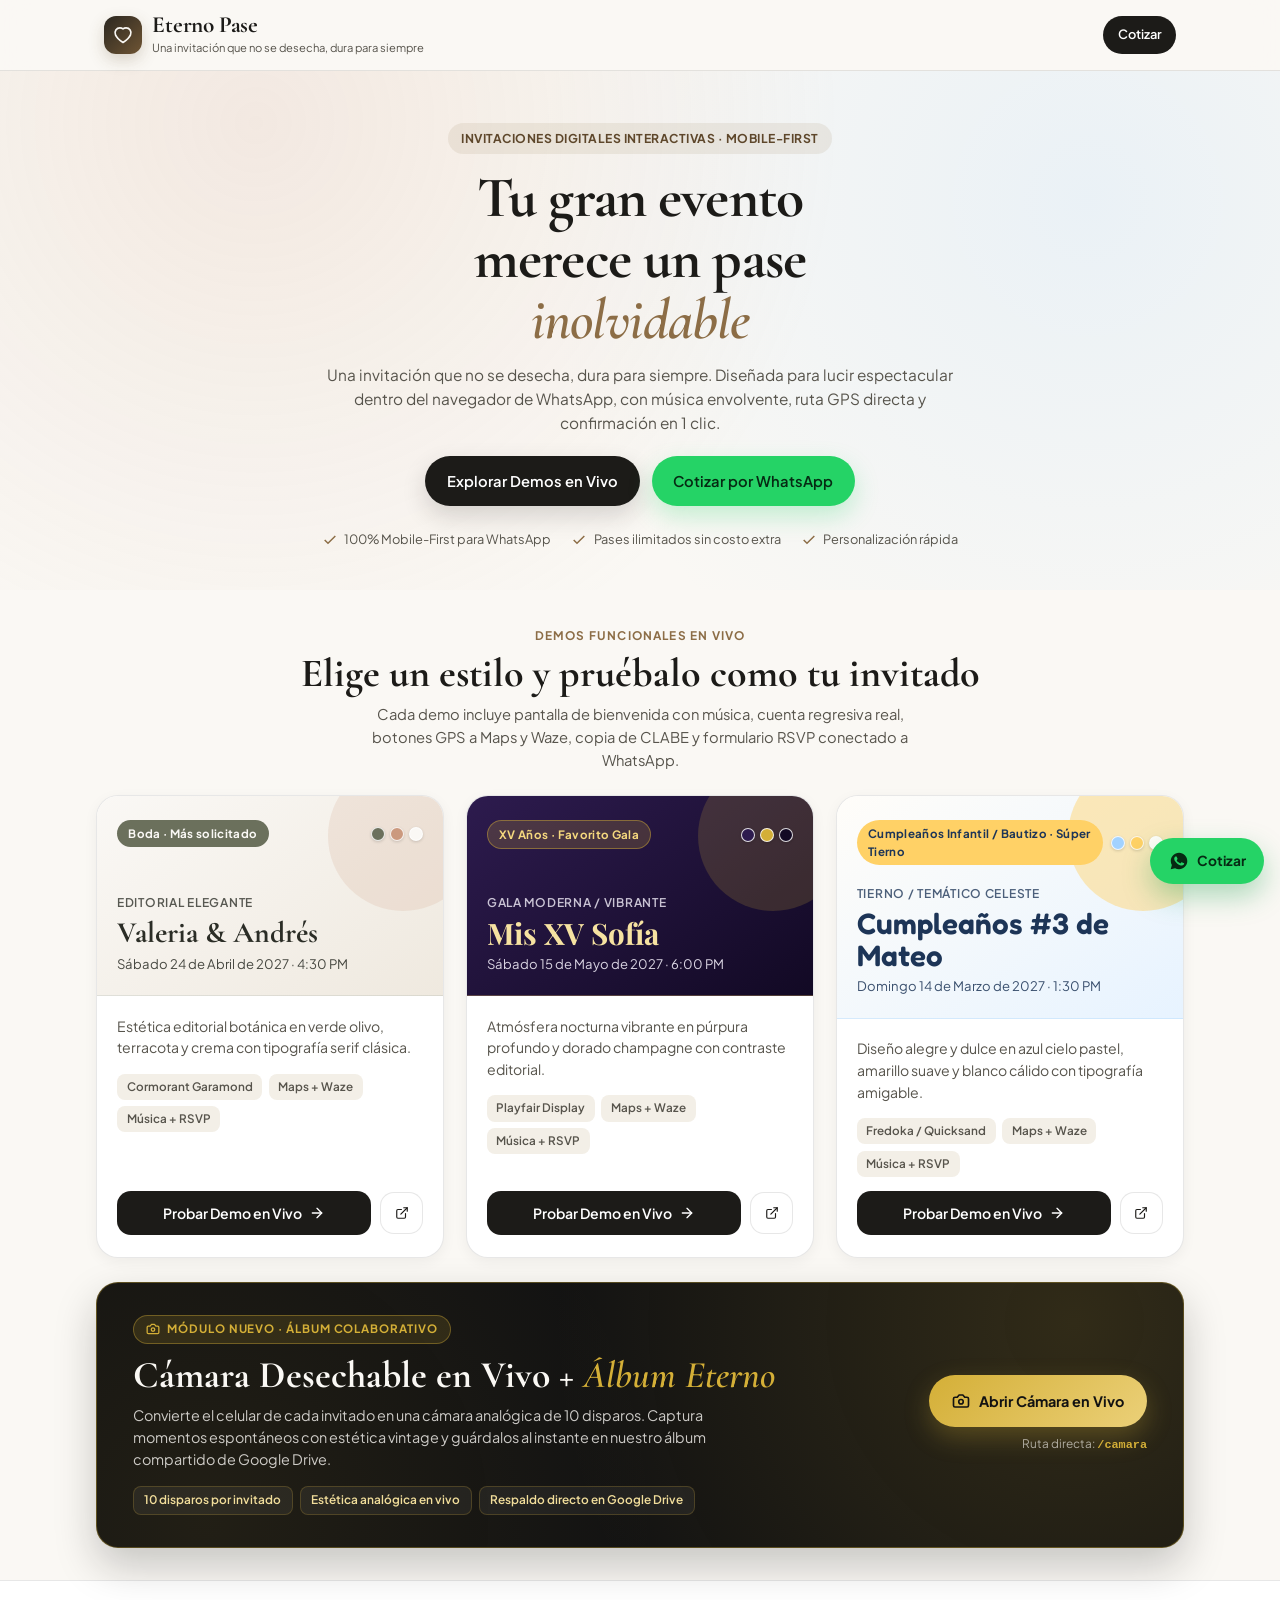
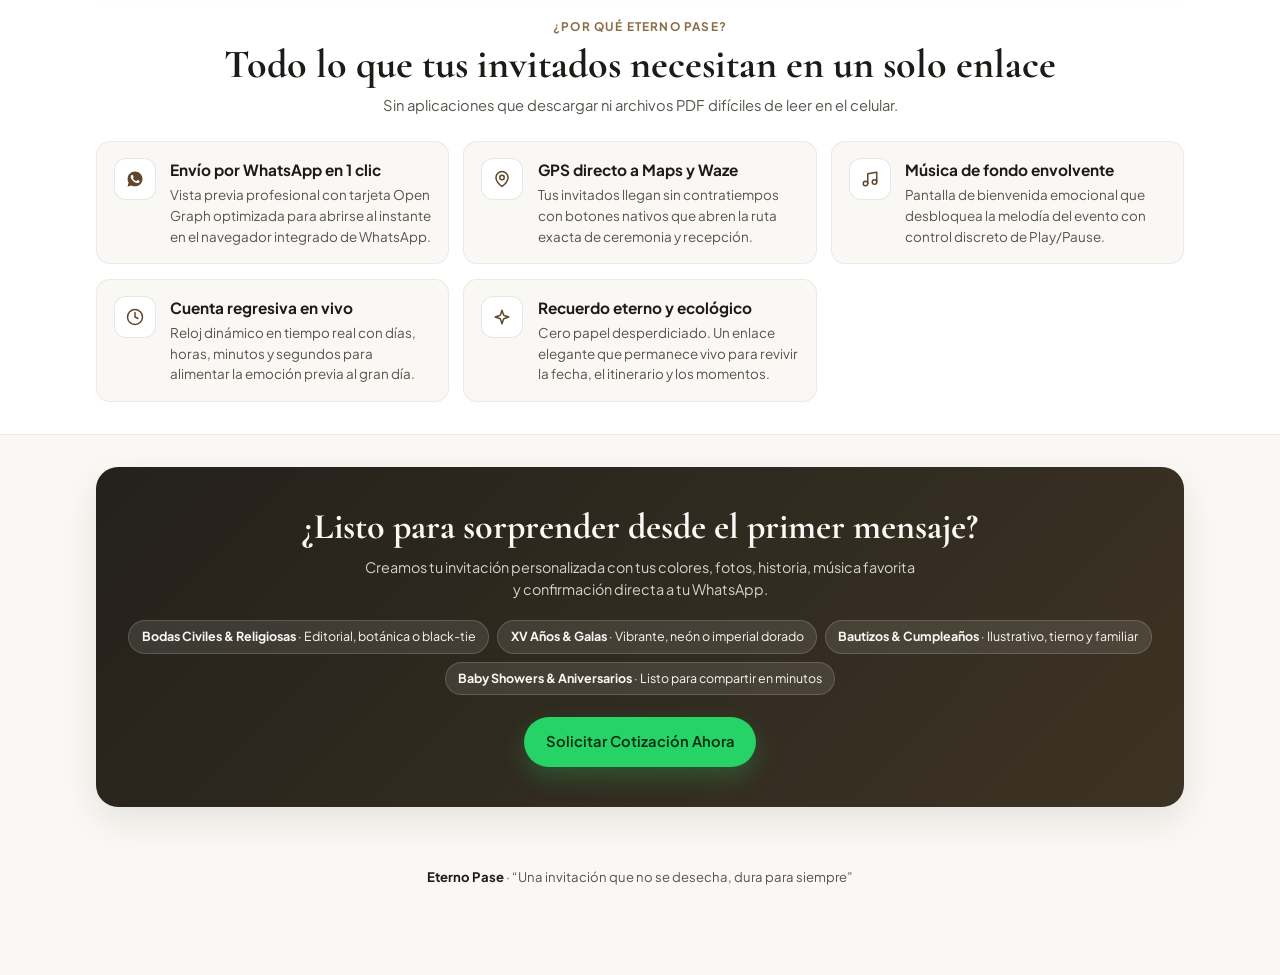
<file: index.html>
<!DOCTYPE html>
<html lang="es">
<head>
  <meta charset="UTF-8" />
  <meta name="viewport" content="width=device-width, initial-scale=1.0, viewport-fit=cover" />
  <title>Eterno Pase — Una invitación que no se desecha, dura para siempre</title>
  <meta name="description" content="Plataforma oficial de demostración de Eterno Pase. Invitaciones digitales interactivas para Bodas, XV Años y Cumpleaños con envío en 1 clic por WhatsApp, GPS, música y RSVP." />
  <meta name="theme-color" content="#FAF8F4" />

  <!-- Open Graph / WhatsApp Preview -->
  <meta property="og:type" content="website" />
  <meta property="og:locale" content="es_MX" />
  <meta property="og:site_name" content="Eterno Pase" />
  <meta property="og:title" content="Eterno Pase | Una invitación que no se desecha, dura para siempre" />
  <meta property="og:description" content="Explora nuestras demos interactivas para Boda, XV Años y Cumpleaños Infantil. Diseñadas para abrirse al instante desde WhatsApp." />
  <meta property="og:image" content="assets/og-eterno-pase.svg" />
  <meta name="twitter:card" content="summary_large_image" />

  <!-- Google Fonts para el Hub y las 3 identidades visuales -->
  <link rel="preconnect" href="https://fonts.googleapis.com" />
  <link rel="preconnect" href="https://fonts.gstatic.com" crossorigin />
  <link
    href="https://fonts.googleapis.com/css2?family=Cormorant+Garamond:ital,wght@0,600;0,700;1,500&family=Fredoka:wght@500;600;700&family=Montserrat:wght@400;500;600;700&family=Playfair+Display:ital,wght@0,600;0,700;1,500&family=Plus+Jakarta+Sans:wght@400;500;600;700;800&family=Quicksand:wght@500;600;700&display=swap"
    rel="stylesheet"
  />

  <link rel="stylesheet" href="css/main.css" />
  <link rel="stylesheet" href="css/invitations.css" />
  <style>
    /* Bloque destacado: Cámara Desechable en Vivo + Álbum Eterno */
    .ep-camera-banner {
      margin-top: 1.5rem;
      position: relative;
      overflow: hidden;
      background:
        radial-gradient(circle at 90% 15%, rgba(212, 175, 55, 0.16), transparent 52%),
        radial-gradient(circle at 10% 90%, rgba(212, 175, 55, 0.08), transparent 45%),
        #121212;
      color: #faf8f4;
      border: 1px solid rgba(212, 175, 55, 0.34);
      border-radius: var(--ep-radius-lg);
      padding: 1.5rem 1.35rem;
      box-shadow: 0 18px 42px rgba(18, 18, 18, 0.22);
      display: grid;
      grid-template-columns: 1fr;
      gap: 1.25rem;
      align-items: center;
    }

    .ep-camera-banner__eyebrow {
      display: inline-flex;
      align-items: center;
      gap: 0.45rem;
      padding: 0.3rem 0.75rem;
      border-radius: var(--ep-radius-pill);
      background: rgba(212, 175, 55, 0.14);
      border: 1px solid rgba(212, 175, 55, 0.38);
      color: #d4af37;
      font-family: var(--ep-font-body);
      font-size: 0.72rem;
      font-weight: 700;
      letter-spacing: 0.08em;
      text-transform: uppercase;
    }

    .ep-camera-banner__title {
      font-family: 'Cormorant Garamond', Georgia, serif;
      font-size: clamp(1.7rem, 4.5vw, 2.35rem);
      font-weight: 700;
      line-height: 1.08;
      margin: 0.7rem 0 0.5rem;
      color: #faf8f4;
    }

    .ep-camera-banner__title em {
      font-style: italic;
      color: #d4af37;
      font-weight: 600;
    }

    .ep-camera-banner__desc {
      margin: 0 0 0.95rem;
      max-width: 58ch;
      font-family: var(--ep-font-body);
      font-size: 0.9rem;
      color: rgba(250, 248, 244, 0.8);
    }

    .ep-camera-banner__chips {
      display: flex;
      flex-wrap: wrap;
      gap: 0.45rem;
    }

    .ep-camera-banner__chip {
      font-family: var(--ep-font-body);
      font-size: 0.74rem;
      font-weight: 600;
      padding: 0.28rem 0.65rem;
      border-radius: 8px;
      background: rgba(255, 255, 255, 0.06);
      border: 1px solid rgba(212, 175, 55, 0.22);
      color: #f2de9b;
    }

    .ep-camera-banner__aside {
      display: flex;
      flex-direction: column;
      align-items: stretch;
      gap: 0.55rem;
    }

    .ep-camera-banner__cta {
      display: inline-flex;
      align-items: center;
      justify-content: center;
      gap: 0.55rem;
      padding: 0.92rem 1.45rem;
      border-radius: var(--ep-radius-pill);
      background: linear-gradient(135deg, #d4af37 0%, #ebd078 100%);
      color: #121212;
      font-family: var(--ep-font-body);
      font-size: 0.9rem;
      font-weight: 700;
      white-space: nowrap;
      box-shadow: 0 10px 26px rgba(212, 175, 55, 0.28);
      transition: transform 0.2s ease, filter 0.2s ease, box-shadow 0.2s ease;
    }

    .ep-camera-banner__cta:hover {
      transform: translateY(-2px);
      filter: brightness(1.05);
      box-shadow: 0 14px 30px rgba(212, 175, 55, 0.36);
    }

    .ep-camera-banner__cta:focus-visible {
      outline: 2px solid #d4af37;
      outline-offset: 3px;
    }

    .ep-camera-banner__route {
      text-align: center;
      font-family: var(--ep-font-body);
      font-size: 0.74rem;
      color: rgba(250, 248, 244, 0.62);
    }

    .ep-camera-banner__route code {
      color: #d4af37;
      font-weight: 600;
    }

    @media (min-width: 720px) {
      .ep-camera-banner {
        grid-template-columns: 1fr auto;
        gap: 1.75rem;
        padding: 2rem 2.25rem;
      }

      .ep-camera-banner__aside {
        align-items: flex-end;
      }

      .ep-camera-banner__route {
        text-align: right;
      }
    }
  </style>
</head>
<body>
  <!-- VISTA 1: LANDING / HUB DE DEMOS (/) -->
  <div id="ep-hub-view">
    <header class="ep-header">
      <div class="ep-header__inner">
        <a href="#inicio" class="ep-brand" aria-label="Inicio Eterno Pase">
          <div class="ep-brand__mark" aria-hidden="true">
            <svg width="20" height="20" viewBox="0 0 24 24" fill="none" stroke="currentColor" stroke-width="2" stroke-linecap="round" stroke-linejoin="round">
              <path d="M12 21s-7-4.5-9-9.2C1.2 7.5 4.2 3.5 8.3 3.5c2.1 0 3.7 1.2 3.7 1.2s1.6-1.2 3.7-1.2c4.1 0 7.1 4 5.3 8.3C19 16.5 12 21 12 21Z" />
            </svg>
          </div>
          <div class="ep-brand__copy">
            <span class="ep-brand__logo">Eterno Pase</span>
            <span class="ep-brand__slogan">Una invitación que no se desecha, dura para siempre</span>
          </div>
        </a>

        <a
          class="ep-header__cta"
          href="https://wa.me/5215657978859?text=%C2%A1Hola%20Eterno%20Pase!%20Quiero%20cotizar%20una%20invitaci%C3%B3n%20digital%20personalizada."
          target="_blank"
          rel="noopener noreferrer"
        >
          <span>Cotizar</span>
        </a>
      </div>
    </header>

    <main id="inicio">
      <!-- Hero Principal -->
      <section class="ep-hero">
        <div class="ep-container">
          <span class="ep-pill-eyebrow">Invitaciones Digitales Interactivas · Mobile-First</span>
          <h1 class="ep-hero__title">
            Tu gran evento merece un pase <em>inolvidable</em>
          </h1>
          <p class="ep-hero__subtitle">
            Una invitación que no se desecha, dura para siempre. Diseñada para lucir espectacular dentro del navegador de WhatsApp, con música envolvente, ruta GPS directa y confirmación en 1 clic.
          </p>

          <div class="ep-hero__actions">
            <a href="#catalogo-demos" class="ep-btn ep-btn--primary">Explorar Demos en Vivo</a>
            <a
              href="https://wa.me/5215657978859?text=%C2%A1Hola%20Eterno%20Pase!%20Vi%20su%20plataforma%20y%20me%20gustar%C3%ADa%20cotizar%20mi%20invitaci%C3%B3n."
              target="_blank"
              rel="noopener noreferrer"
              class="ep-btn ep-btn--whatsapp"
            >
              Cotizar por WhatsApp
            </a>
          </div>

          <div class="ep-trust-strip" aria-label="Ventajas de Eterno Pase">
            <span class="ep-trust-item">
              <svg width="16" height="16" viewBox="0 0 24 24" fill="none" stroke="currentColor" stroke-width="2.2"><polyline points="20 6 9 17 4 12" /></svg>
              <span>100% Mobile-First para WhatsApp</span>
            </span>
            <span class="ep-trust-item">
              <svg width="16" height="16" viewBox="0 0 24 24" fill="none" stroke="currentColor" stroke-width="2.2"><polyline points="20 6 9 17 4 12" /></svg>
              <span>Pases ilimitados sin costo extra</span>
            </span>
            <span class="ep-trust-item">
              <svg width="16" height="16" viewBox="0 0 24 24" fill="none" stroke="currentColor" stroke-width="2.2"><polyline points="20 6 9 17 4 12" /></svg>
              <span>Personalización rápida</span>
            </span>
          </div>
        </div>
      </section>

      <!-- Catálogo Interactivo de 3 Demos -->
      <section class="ep-section" id="catalogo-demos">
        <div class="ep-container">
          <div class="ep-section-head">
            <span class="ep-section-head__kicker">Demos Funcionales en Vivo</span>
            <h2 class="ep-section-head__title">Elige un estilo y pruébalo como tu invitado</h2>
            <p class="ep-section-head__desc">
              Cada demo incluye pantalla de bienvenida con música, cuenta regresiva real, botones GPS a Maps y Waze, copia de CLABE y formulario RSVP conectado a WhatsApp.
            </p>
          </div>

          <div class="ep-demos-grid" id="ep-demos-grid">
            <article class="ep-demo-card" data-demo-card="boda">
              <div class="ep-demo-preview ep-demo-preview--boda">
                <div class="ep-demo-preview__top">
                  <span class="ep-demo-badge">Boda · Más solicitado</span>
                  <div class="ep-demo-swatches" aria-label="Paleta de colores">
                    <span class="ep-swatch" style="background:#6B705C" title="#6B705C"></span>
                    <span class="ep-swatch" style="background:#CB997E" title="#CB997E"></span>
                    <span class="ep-swatch" style="background:#FAF8F5" title="#FAF8F5"></span>
                  </div>
                </div>
                <div class="ep-demo-preview__main">
                  <div class="ep-demo-preview__style">Editorial Elegante</div>
                  <h3 class="ep-demo-preview__title">Valeria &amp; Andrés</h3>
                  <div class="ep-demo-preview__meta">Sábado 24 de Abril de 2027 · 4:30 PM</div>
                </div>
              </div>
              <div class="ep-demo-card__body">
                <p class="ep-demo-card__desc">Estética editorial botánica en verde olivo, terracota y crema con tipografía serif clásica.</p>
                <div class="ep-demo-card__actions">
                  <button type="button" class="ep-demo-launch-btn" data-open-demo="boda">Probar Demo en Vivo →</button>
                  <a class="ep-demo-direct-link" href="boda.html" title="Abrir ruta directa">Abrir</a>
                </div>
              </div>
            </article>

            <article class="ep-demo-card" data-demo-card="xv">
              <div class="ep-demo-preview ep-demo-preview--xv">
                <div class="ep-demo-preview__top">
                  <span class="ep-demo-badge">XV Años · Favorito Gala</span>
                  <div class="ep-demo-swatches" aria-label="Paleta de colores">
                    <span class="ep-swatch" style="background:#2D1B4E" title="#2D1B4E"></span>
                    <span class="ep-swatch" style="background:#D4AF37" title="#D4AF37"></span>
                    <span class="ep-swatch" style="background:#120924" title="#120924"></span>
                  </div>
                </div>
                <div class="ep-demo-preview__main">
                  <div class="ep-demo-preview__style">Gala Moderna / Vibrante</div>
                  <h3 class="ep-demo-preview__title">Mis XV Sofía</h3>
                  <div class="ep-demo-preview__meta">Sábado 15 de Mayo de 2027 · 6:00 PM</div>
                </div>
              </div>
              <div class="ep-demo-card__body">
                <p class="ep-demo-card__desc">Atmósfera nocturna vibrante en púrpura profundo y dorado champagne con contraste editorial.</p>
                <div class="ep-demo-card__actions">
                  <button type="button" class="ep-demo-launch-btn" data-open-demo="xv">Probar Demo en Vivo →</button>
                  <a class="ep-demo-direct-link" href="xv.html" title="Abrir ruta directa">Abrir</a>
                </div>
              </div>
            </article>

            <article class="ep-demo-card" data-demo-card="cumpleanos">
              <div class="ep-demo-preview ep-demo-preview--cumpleanos">
                <div class="ep-demo-preview__top">
                  <span class="ep-demo-badge">Cumpleaños Infantil · Súper Tierno</span>
                  <div class="ep-demo-swatches" aria-label="Paleta de colores">
                    <span class="ep-swatch" style="background:#A2D2FF" title="#A2D2FF"></span>
                    <span class="ep-swatch" style="background:#FFD166" title="#FFD166"></span>
                    <span class="ep-swatch" style="background:#FFFDF9" title="#FFFDF9"></span>
                  </div>
                </div>
                <div class="ep-demo-preview__main">
                  <div class="ep-demo-preview__style">Tierno / Temático Celeste</div>
                  <h3 class="ep-demo-preview__title">Cumpleaños #3 de Mateo</h3>
                  <div class="ep-demo-preview__meta">Domingo 14 de Marzo de 2027 · 1:30 PM</div>
                </div>
              </div>
              <div class="ep-demo-card__body">
                <p class="ep-demo-card__desc">Diseño alegre y dulce en azul cielo pastel, amarillo suave y blanco cálido con tipografía amigable.</p>
                <div class="ep-demo-card__actions">
                  <button type="button" class="ep-demo-launch-btn" data-open-demo="cumpleanos">Probar Demo en Vivo →</button>
                  <a class="ep-demo-direct-link" href="cumpleanos.html" title="Abrir ruta directa">Abrir</a>
                </div>
              </div>
            </article>
          </div>

          <!-- Módulo Destacado: Cámara Desechable en Vivo + Álbum Eterno (/camara) -->
          <article class="ep-camera-banner" id="ep-camera-spotlight" aria-labelledby="ep-camera-spotlight-title">
            <div class="ep-camera-banner__content">
              <span class="ep-camera-banner__eyebrow">
                <svg width="14" height="14" viewBox="0 0 24 24" fill="none" stroke="currentColor" stroke-width="2.2" stroke-linecap="round" stroke-linejoin="round" aria-hidden="true">
                  <path d="M14.5 4h-5L7 7H4a2 2 0 0 0-2 2v9a2 2 0 0 0 2 2h16a2 2 0 0 0 2-2V9a2 2 0 0 0-2-2h-3l-2.5-3z" />
                  <circle cx="12" cy="13" r="3" />
                </svg>
                <span>Módulo Nuevo · Álbum Colaborativo</span>
              </span>
              <h3 class="ep-camera-banner__title" id="ep-camera-spotlight-title">
                Cámara Desechable en Vivo + <em>Álbum Eterno</em>
              </h3>
              <p class="ep-camera-banner__desc">
                Convierte el celular de cada invitado en una cámara analógica de 10 disparos. Captura momentos espontáneos con estética vintage y guárdalos al instante en nuestro álbum compartido de Google Drive.
              </p>
              <div class="ep-camera-banner__chips">
                <span class="ep-camera-banner__chip">10 disparos por invitado</span>
                <span class="ep-camera-banner__chip">Estética analógica en vivo</span>
                <span class="ep-camera-banner__chip">Respaldo directo en Google Drive</span>
              </div>
            </div>

            <div class="ep-camera-banner__aside">
              <a class="ep-camera-banner__cta" href="camara.html">
                <svg width="18" height="18" viewBox="0 0 24 24" fill="none" stroke="currentColor" stroke-width="2.2" stroke-linecap="round" stroke-linejoin="round" aria-hidden="true">
                  <path d="M14.5 4h-5L7 7H4a2 2 0 0 0-2 2v9a2 2 0 0 0 2 2h16a2 2 0 0 0 2-2V9a2 2 0 0 0-2-2h-3l-2.5-3z" />
                  <circle cx="12" cy="13" r="3" />
                </svg>
                <span>Abrir Cámara en Vivo</span>
              </a>
              <span class="ep-camera-banner__route">Ruta directa: <code>/camara</code></span>
            </div>
          </article>
        </div>
      </section>

      <!-- Beneficios Clave -->
      <section class="ep-section ep-benefits-section" id="beneficios">
        <div class="ep-container">
          <div class="ep-section-head">
            <span class="ep-section-head__kicker">¿Por qué Eterno Pase?</span>
            <h2 class="ep-section-head__title">Todo lo que tus invitados necesitan en un solo enlace</h2>
            <p class="ep-section-head__desc">
              Sin aplicaciones que descargar ni archivos PDF difíciles de leer en el celular.
            </p>
          </div>

          <div class="ep-benefits-grid" id="ep-benefits-grid"></div>
        </div>
      </section>

      <!-- Banner Final CTA -->
      <section class="ep-section">
        <div class="ep-container">
          <div class="ep-cta-banner">
            <h2 class="ep-cta-banner__title">¿Listo para sorprender desde el primer mensaje?</h2>
            <p class="ep-cta-banner__text">
              Creamos tu invitación personalizada con tus colores, fotos, historia, música favorita y confirmación directa a tu WhatsApp.
            </p>
            <div class="ep-usecases-pills" id="ep-usecases-pills"></div>
            <a
              href="https://wa.me/5215657978859?text=%C2%A1Hola%20Eterno%20Pase!%20Me%20encantaron%20sus%20demos%20y%20quiero%20cotizar%20la%20m%C3%ADa."
              target="_blank"
              rel="noopener noreferrer"
              class="ep-btn ep-btn--whatsapp"
            >
              Solicitar Cotización Ahora
            </a>
          </div>
        </div>
      </section>
    </main>

    <footer class="ep-footer">
      <div class="ep-container">
        <strong>Eterno Pase</strong> · “Una invitación que no se desecha, dura para siempre”
      </div>
    </footer>
  </div>

  <!-- VISTA 2-4: MOTOR DE INVITACIONES INTERACTIVAS -->
  <div id="ep-demo-view" class="is-hidden"></div>

  <!-- Botón flotante directo a WhatsApp en el Hub -->
  <a
    id="ep-wa-float"
    class="ep-wa-float"
    href="https://wa.me/5215657978859?text=%C2%A1Hola%20Eterno%20Pase!%20Quiero%20cotizar%20una%20invitaci%C3%B3n%20digital."
    target="_blank"
    rel="noopener noreferrer"
    aria-label="Cotizar por WhatsApp"
  >
    <svg width="20" height="20" viewBox="0 0 24 24" fill="currentColor" aria-hidden="true">
      <path d="M12.04 2C6.58 2 2.13 6.45 2.13 11.91c0 1.75.46 3.45 1.32 4.95L2.05 22l5.25-1.38c1.45.79 3.08 1.21 4.74 1.21 5.46 0 9.91-4.45 9.91-9.91S17.5 2 12.04 2zm5.77 14.02c-.24.67-1.4 1.28-1.94 1.36-.5.08-1.13.11-1.82-.11-.42-.13-.96-.31-1.65-.61-2.91-1.26-4.81-4.2-4.96-4.39-.14-.19-1.18-1.57-1.18-3 0-1.43.75-2.13 1.01-2.42.27-.29.58-.36.77-.36.19 0 .39 0 .56.01.18.01.42-.07.66.51.24.59.82 2.02.9 2.16.07.15.12.32.02.51-.1.19-.15.32-.29.49-.15.17-.31.38-.44.51-.15.15-.3.31-.13.61.17.29.77 1.27 1.65 2.05 1.14 1.01 2.09 1.33 2.39 1.48.29.15.46.12.63-.07.17-.19.73-.85.92-1.14.19-.29.39-.24.66-.15.27.1 1.71.81 2 .95.29.15.49.22.56.34.07.12.07.7-.17 1.37z" />
    </svg>
    <span>Cotizar</span>
  </a>

  <!-- Reproductor HTML5 compartido -->
  <audio id="ep-audio-player" preload="auto" loop></audio>

  <!-- Notificación Toast -->
  <div class="ep-toast" id="ep-toast" role="status" aria-live="polite"></div>

  <script src="js/demosConfig.js?v=3"></script>
  <script src="js/audioSynth.js?v=3"></script>
  <script src="js/app.js?v=3"></script>
</body>
</html>
</file>
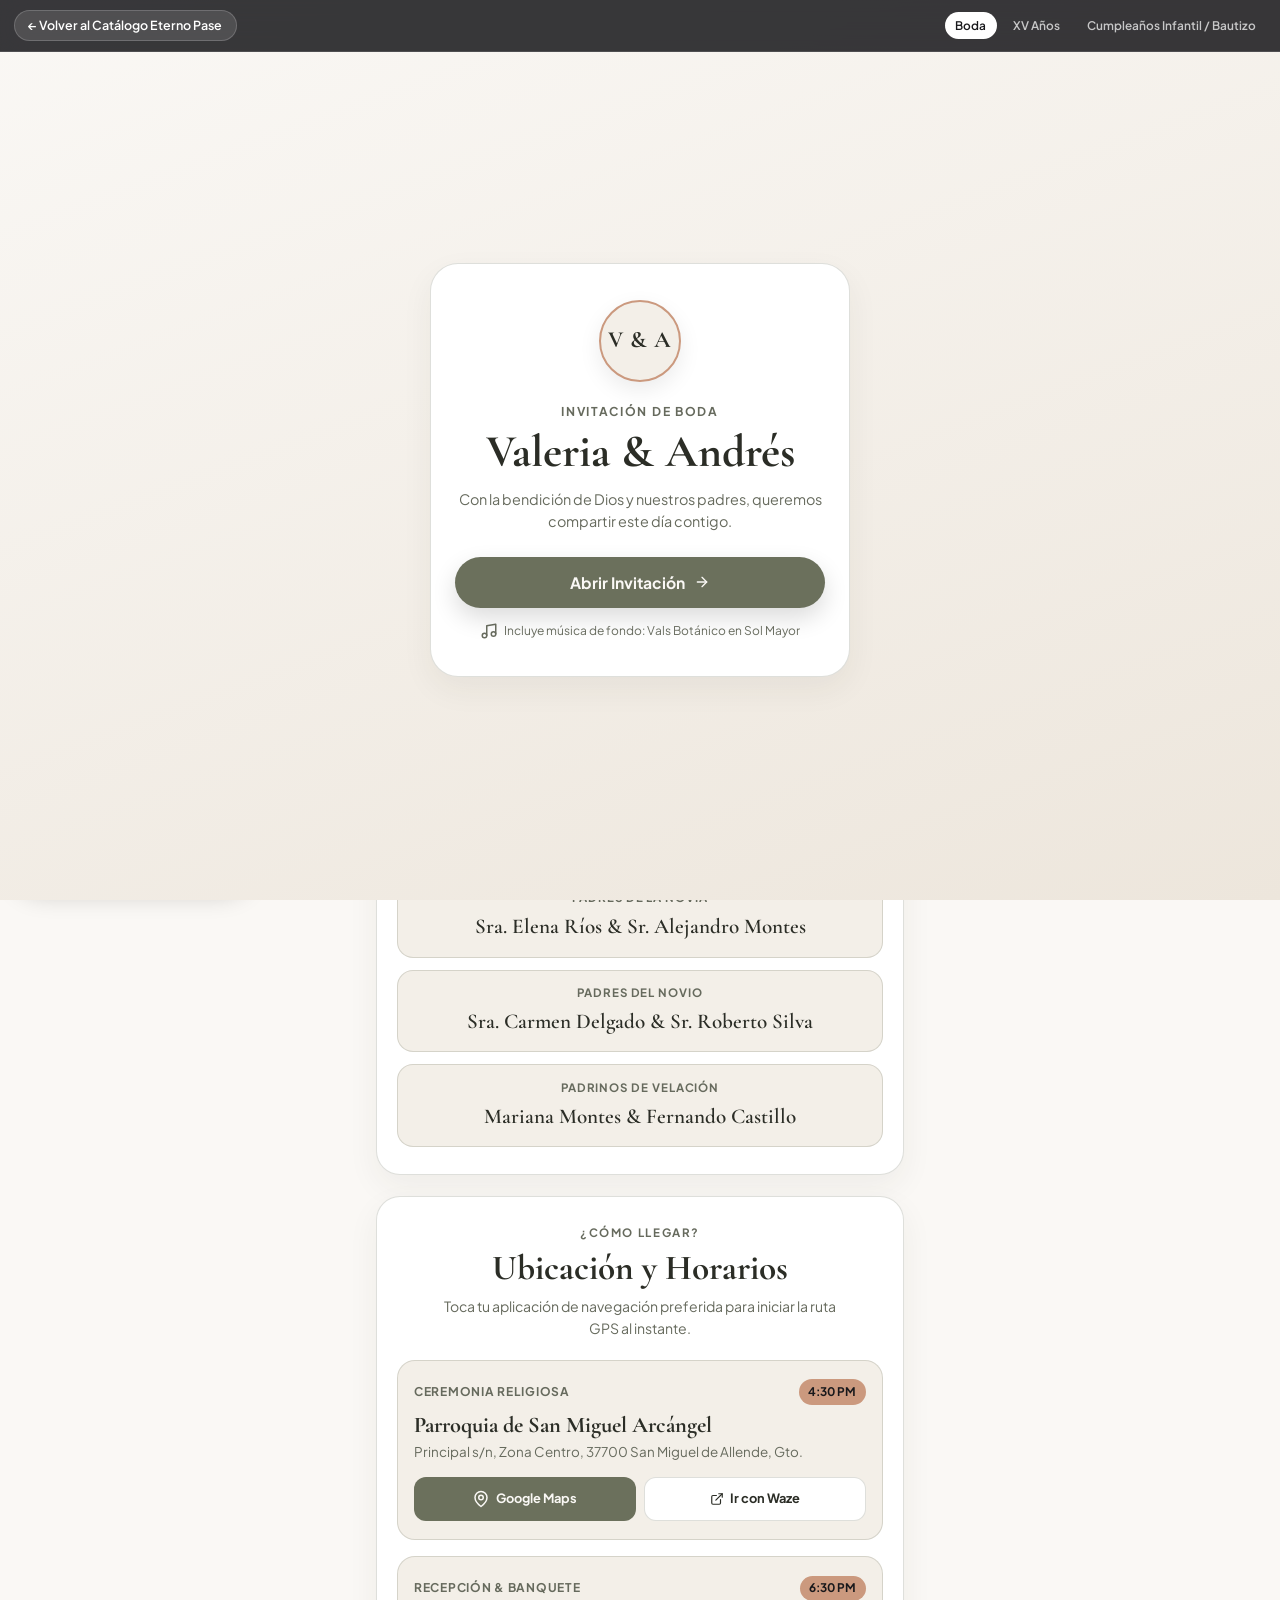
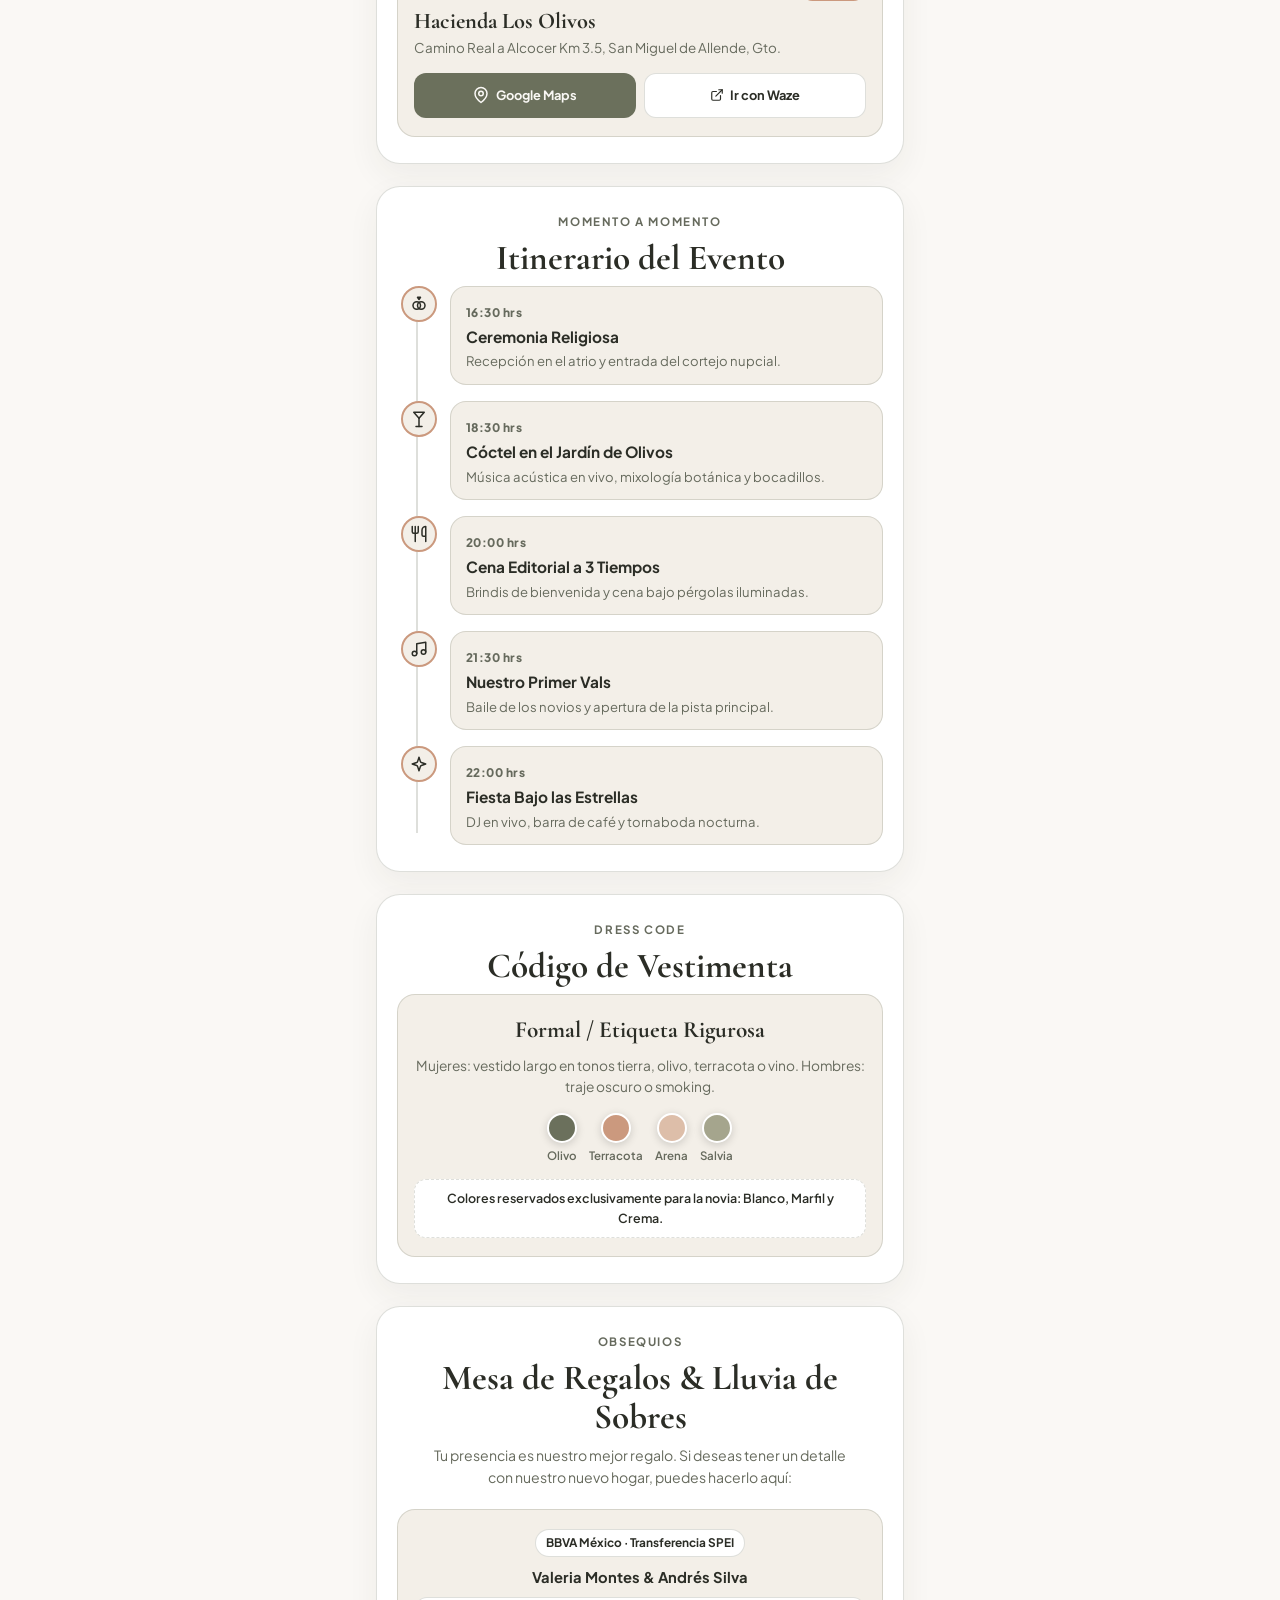
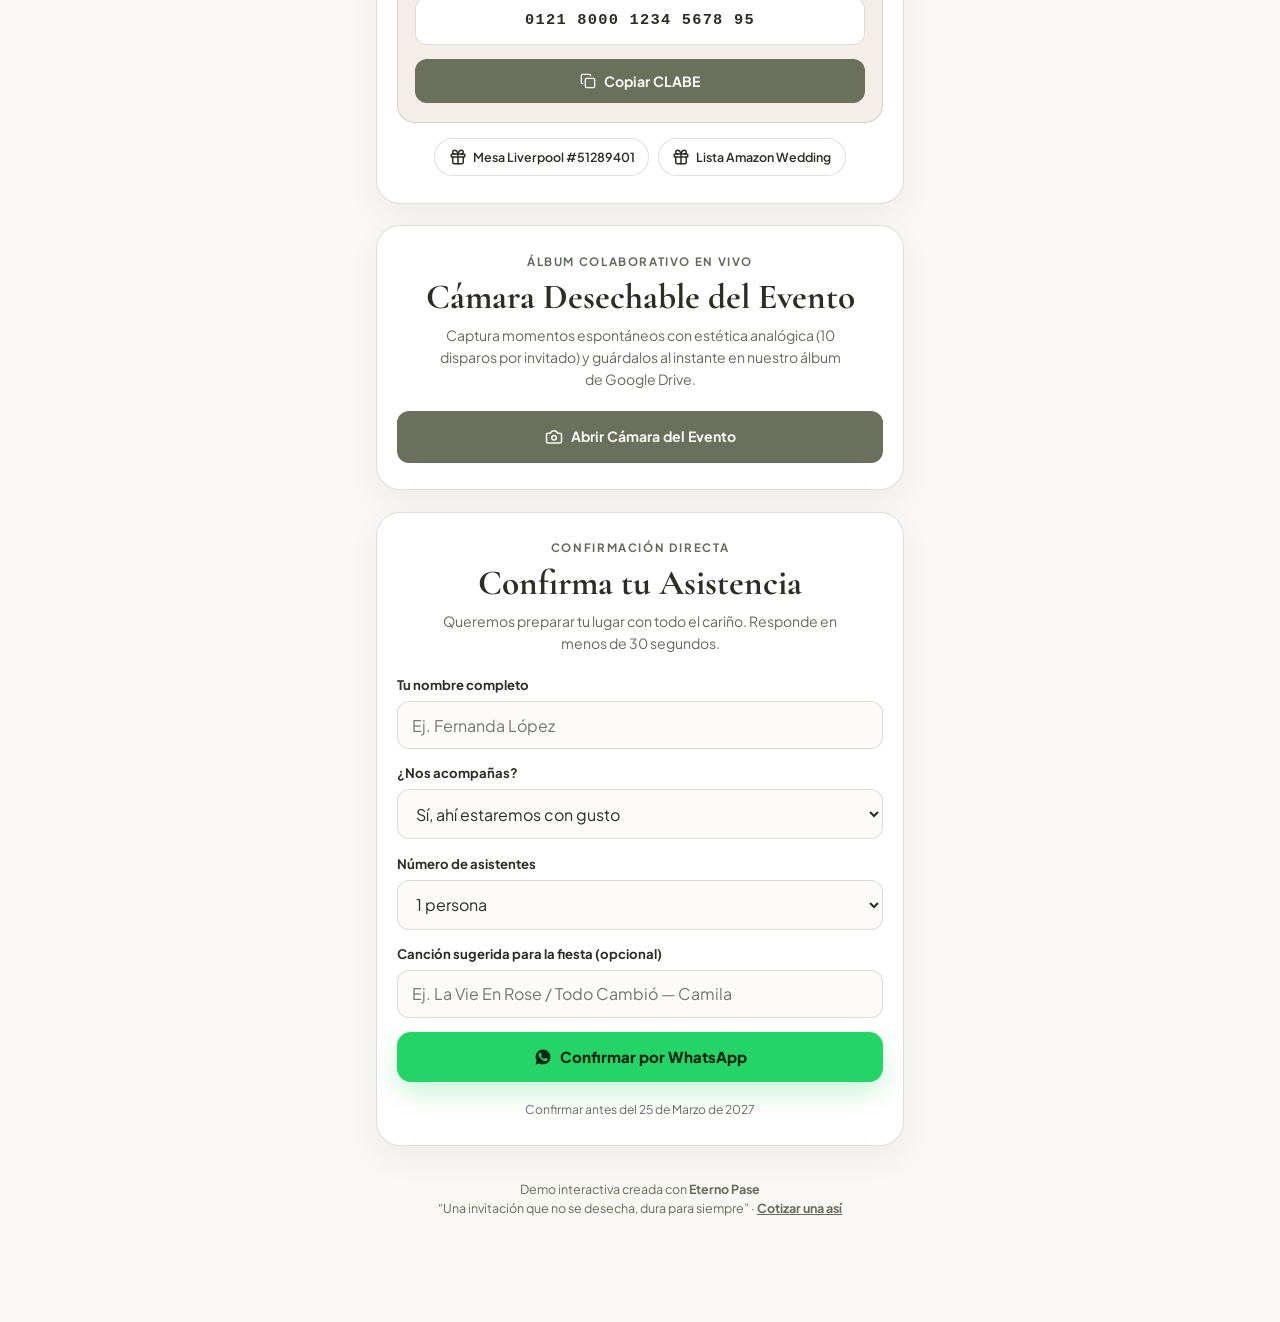
<file: boda.html>
<!DOCTYPE html>
<html lang="es">
<head>
  <meta charset="UTF-8" />
  <meta name="viewport" content="width=device-width, initial-scale=1.0, viewport-fit=cover" />
  <title>Valeria &amp; Andrés | Nuestra Boda — Eterno Pase</title>
  <meta name="description" content="Acompáñanos a celebrar el inicio de nuestro para siempre el 24 de abril de 2027 en San Miguel de Allende." />
  <meta name="theme-color" content="#FAF8F5" />

  <!-- Open Graph / Vista previa profesional para WhatsApp -->
  <meta property="og:type" content="website" />
  <meta property="og:locale" content="es_MX" />
  <meta property="og:site_name" content="Eterno Pase" />
  <meta property="og:title" content="Valeria &amp; Andrés | Nuestra Boda — Eterno Pase" />
  <meta property="og:description" content="Acompáñanos a celebrar el inicio de nuestro para siempre el 24 de abril de 2027 en San Miguel de Allende. Confirma tu asistencia aquí." />
  <meta property="og:image" content="assets/og-boda.svg" />
  <meta name="twitter:card" content="summary_large_image" />

  <link rel="preconnect" href="https://fonts.googleapis.com" />
  <link rel="preconnect" href="https://fonts.gstatic.com" crossorigin />
  <link
    href="https://fonts.googleapis.com/css2?family=Cormorant+Garamond:ital,wght@0,600;0,700;1,500&family=Fredoka:wght@500;600;700&family=Montserrat:wght@400;500;600;700&family=Playfair+Display:ital,wght@0,600;0,700;1,500&family=Plus+Jakarta+Sans:wght@400;500;600;700;800&family=Quicksand:wght@500;600;700&display=swap"
    rel="stylesheet"
  />

  <link rel="stylesheet" href="css/main.css" />
  <link rel="stylesheet" href="css/invitations.css" />
</head>
<body data-initial-demo="boda">
  <div id="ep-demo-view"></div>

  <audio id="ep-audio-player" preload="auto" loop></audio>
  <div class="ep-toast" id="ep-toast" role="status" aria-live="polite"></div>

  <script src="js/demosConfig.js?v=3"></script>
  <script src="js/audioSynth.js?v=3"></script>
  <script src="js/app.js?v=3"></script>
</body>
</html>
</file>
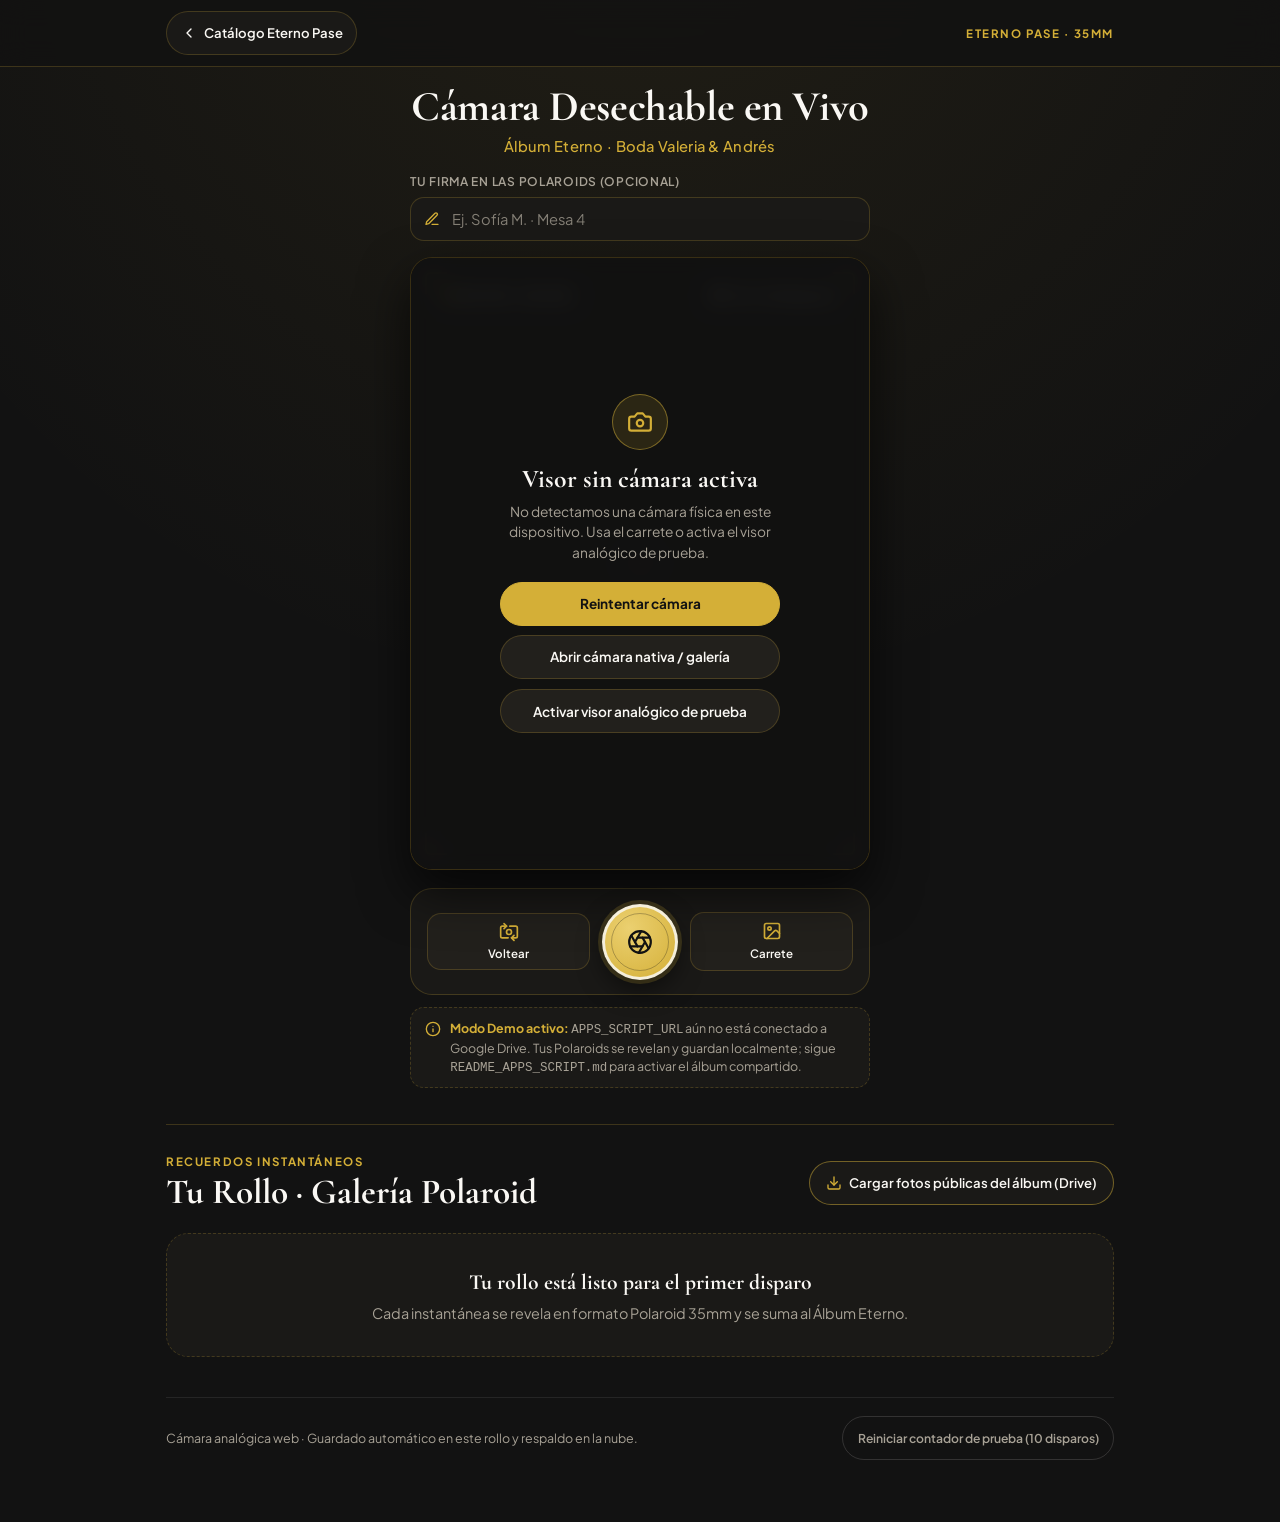
<file: camara.html>
<!DOCTYPE html>
<html lang="es">
<head>
  <meta charset="UTF-8" />
  <meta name="viewport" content="width=device-width, initial-scale=1.0, viewport-fit=cover" />
  <title>Cámara Desechable en Vivo | Álbum Eterno — Eterno Pase</title>
  <meta
    name="description"
    content="Captura momentos en vivo con estética analógica 35mm y guárdalos al instante en el álbum Polaroid colaborativo del evento."
  />
  <meta name="theme-color" content="#121212" />

  <!-- Open Graph / WhatsApp Preview -->
  <meta property="og:type" content="website" />
  <meta property="og:locale" content="es_MX" />
  <meta property="og:site_name" content="Eterno Pase" />
  <meta property="og:title" content="Cámara Desechable en Vivo | Álbum Eterno — Eterno Pase" />
  <meta
    property="og:description"
    content="Toma hasta 10 disparos analógicos 35mm en vivo y revela tus Polaroids al instante en el Álbum Eterno."
  />
  <meta property="og:image" content="assets/og-camara.svg" />
  <meta name="twitter:card" content="summary_large_image" />

  <!-- Google Fonts (Cormorant Garamond + Plus Jakarta Sans) -->
  <link rel="preconnect" href="https://fonts.googleapis.com" />
  <link rel="preconnect" href="https://fonts.gstatic.com" crossorigin />
  <link
    href="https://fonts.googleapis.com/css2?family=Cormorant+Garamond:ital,wght@0,600;0,700;1,500&family=Plus+Jakarta+Sans:wght@400;500;600;700;800&display=swap"
    rel="stylesheet"
  />

  <link rel="stylesheet" href="css/camera.css" />
</head>
<body>
  <header class="cam-header">
    <div class="cam-header__inner">
      <a id="cam-back-link" class="cam-back-link" href="index.html">
        <svg width="16" height="16" viewBox="0 0 24 24" fill="none" stroke="currentColor" stroke-width="2" stroke-linecap="round" stroke-linejoin="round" aria-hidden="true">
          <path d="m15 18-6-6 6-6" />
        </svg>
        <span id="cam-back-label">Catálogo Eterno Pase</span>
      </a>
      <span class="cam-brand-tag">Eterno Pase · 35mm</span>
    </div>
  </header>

  <main class="cam-main">
    <section class="cam-intro" aria-labelledby="cam-page-title">
      <h1 class="cam-intro__title" id="cam-page-title">Cámara Desechable en Vivo</h1>
      <p class="cam-intro__subtitle" id="cam-event-subtitle">Álbum Eterno · Boda Valeria &amp; Andrés</p>
    </section>

    <section class="cam-guest-bar" aria-label="Firma del invitado">
      <label class="cam-guest-bar__label" for="cam-guest-name">Tu firma en las Polaroids (opcional)</label>
      <div class="cam-guest-bar__input-wrap">
        <svg class="cam-guest-bar__icon" width="16" height="16" viewBox="0 0 24 24" fill="none" stroke="currentColor" stroke-width="2" stroke-linecap="round" stroke-linejoin="round" aria-hidden="true">
          <path d="M12 20h9" />
          <path d="M16.5 3.5a2.12 2.12 0 0 1 3 3L7 19l-4 1 1-4Z" />
        </svg>
        <input
          id="cam-guest-name"
          class="cam-guest-bar__input"
          type="text"
          maxlength="40"
          autocomplete="name"
          placeholder="Ej. Sofía M. · Mesa 4"
        />
      </div>
    </section>

    <section class="cam-studio" aria-label="Visor y controles de cámara">
      <div class="cam-viewfinder" id="cam-viewfinder">
        <video id="cam-video" class="cam-video" autoplay playsinline muted></video>
        <canvas
          id="cam-sim-canvas"
          class="cam-sim-canvas is-hidden"
          width="720"
          height="960"
          aria-label="Visor analógico de prueba en vivo"
        ></canvas>

        <div class="cam-viewfinder__vignette" aria-hidden="true"></div>

        <div class="cam-focus-corners" aria-hidden="true">
          <span class="cam-focus-corner cam-focus-corner--tl"></span>
          <span class="cam-focus-corner cam-focus-corner--tr"></span>
          <span class="cam-focus-corner cam-focus-corner--bl"></span>
          <span class="cam-focus-corner cam-focus-corner--br"></span>
          <span class="cam-focus-reticle"></span>
        </div>

        <div class="cam-hud-top">
          <div id="cam-live-badge" class="cam-hud-pill">
            <span class="cam-live-dot" aria-hidden="true"></span>
            <span id="cam-live-label">EN VIVO · ISO 400</span>
          </div>
          <div id="cam-shots-badge" class="cam-hud-pill cam-hud-pill--shots" aria-live="polite">
            <svg width="14" height="14" viewBox="0 0 24 24" fill="none" stroke="currentColor" stroke-width="2" stroke-linecap="round" stroke-linejoin="round" aria-hidden="true">
              <rect width="18" height="18" x="3" y="3" rx="2" />
              <path d="M7 3v18" />
              <path d="M17 3v18" />
              <path d="M3 7.5h4" />
              <path d="M3 12h18" />
              <path d="M3 16.5h4" />
              <path d="M17 7.5h4" />
              <path d="M17 16.5h4" />
            </svg>
            <span id="cam-shots-counter">10 / 10 disparos</span>
          </div>
        </div>

        <div id="cam-flash-overlay" class="cam-flash-overlay" aria-hidden="true"></div>

        <div id="cam-fallback-overlay" class="cam-fallback-overlay is-hidden" role="region" aria-label="Opciones de acceso a cámara">
          <div class="cam-fallback-overlay__icon" aria-hidden="true">
            <svg width="26" height="26" viewBox="0 0 24 24" fill="none" stroke="currentColor" stroke-width="2" stroke-linecap="round" stroke-linejoin="round">
              <path d="M14.5 4h-5L7 7H4a2 2 0 0 0-2 2v9a2 2 0 0 0 2 2h16a2 2 0 0 0 2-2V9a2 2 0 0 0-2-2h-3l-2.5-3z" />
              <circle cx="12" cy="13" r="3" />
            </svg>
          </div>
          <h2 class="cam-fallback-overlay__title">Visor sin cámara activa</h2>
          <p class="cam-fallback-overlay__desc" id="cam-fallback-message">
            Activa el permiso de tu cámara, sube una foto desde tu carrete o prueba el visor analógico simulado.
          </p>
          <div class="cam-fallback-actions">
            <button type="button" id="cam-retry-btn" class="cam-fallback-btn cam-fallback-btn--primary">
              Reintentar cámara
            </button>
            <label for="cam-file-input" id="cam-fallback-native-btn" class="cam-fallback-btn" role="button" tabindex="0">
              Abrir cámara nativa / galería
            </label>
            <button type="button" id="cam-sim-btn" class="cam-fallback-btn">
              Activar visor analógico de prueba
            </button>
          </div>
        </div>
      </div>

      <div class="cam-controls" role="group" aria-label="Controles de disparo">
        <button
          type="button"
          id="cam-switch-btn"
          class="cam-control-btn"
          aria-label="Alternar cámara trasera y frontal"
        >
          <svg width="20" height="20" viewBox="0 0 24 24" fill="none" stroke="currentColor" stroke-width="2" stroke-linecap="round" stroke-linejoin="round" aria-hidden="true">
            <path d="M11 19H4a2 2 0 0 1-2-2V7a2 2 0 0 1 2-2h5" />
            <path d="M13 5h7a2 2 0 0 1 2 2v10a2 2 0 0 1-2 2h-5" />
            <circle cx="12" cy="12" r="3" />
            <path d="m18 22-3-3 3-3" />
            <path d="m6 2 3 3-3 3" />
          </svg>
          <span id="cam-switch-label">Voltear</span>
        </button>

        <button
          type="button"
          id="cam-shutter-btn"
          class="cam-shutter-btn"
          aria-label="Tomar foto Polaroid"
        >
          <svg width="26" height="26" viewBox="0 0 24 24" fill="none" stroke="currentColor" stroke-width="2" stroke-linecap="round" stroke-linejoin="round" aria-hidden="true">
            <circle cx="12" cy="12" r="10" />
            <path d="m14.31 8 5.74 9.94" />
            <path d="M9.69 8h11.48" />
            <path d="m7.38 12 5.74-9.94" />
            <path d="M9.69 16 3.95 6.06" />
            <path d="M14.31 16H2.83" />
            <path d="m16.62 12-5.74 9.94" />
          </svg>
        </button>

        <input
          id="cam-file-input"
          class="sr-only"
          type="file"
          accept="image/*"
          capture="environment"
          tabindex="-1"
          aria-hidden="true"
        />
        <label
          for="cam-file-input"
          id="cam-native-label"
          class="cam-control-btn"
          role="button"
          tabindex="0"
          aria-label="Abrir cámara nativa o carrete de fotos"
        >
          <svg width="20" height="20" viewBox="0 0 24 24" fill="none" stroke="currentColor" stroke-width="2" stroke-linecap="round" stroke-linejoin="round" aria-hidden="true">
            <rect width="18" height="18" x="3" y="3" rx="2" ry="2" />
            <circle cx="9" cy="9" r="2" />
            <path d="m21 15-3.086-3.086a2 2 0 0 0-2.828 0L6 21" />
          </svg>
          <span>Carrete</span>
        </label>
      </div>

      <div id="cam-status-banner" class="cam-status-banner is-hidden" role="status" aria-live="polite">
        <span class="cam-status-banner__icon" id="cam-status-icon" aria-hidden="true"></span>
        <span id="cam-status-text"></span>
      </div>

      <div id="cam-demo-badge" class="cam-demo-badge is-hidden" role="note">
        <svg width="16" height="16" viewBox="0 0 24 24" fill="none" stroke="currentColor" stroke-width="2" stroke-linecap="round" stroke-linejoin="round" aria-hidden="true">
          <circle cx="12" cy="12" r="10" />
          <path d="M12 16v-4" />
          <path d="M12 8h.01" />
        </svg>
        <span>
          <strong>Modo Demo activo:</strong> <code>APPS_SCRIPT_URL</code> aún no está conectado a Google Drive. Tus Polaroids se revelan y guardan localmente; sigue <code>README_APPS_SCRIPT.md</code> para activar el álbum compartido.
        </span>
      </div>
    </section>

    <section class="cam-gallery-section" aria-labelledby="cam-gallery-heading">
      <div class="cam-gallery-head">
        <div>
          <span class="cam-gallery-head__kicker">Recuerdos Instantáneos</span>
          <h2 class="cam-gallery-head__title" id="cam-gallery-heading">Tu Rollo · Galería Polaroid</h2>
        </div>

        <button type="button" id="cam-load-public-btn" class="cam-public-btn">
          <svg width="16" height="16" viewBox="0 0 24 24" fill="none" stroke="currentColor" stroke-width="2" stroke-linecap="round" stroke-linejoin="round" aria-hidden="true">
            <path d="M21 15v4a2 2 0 0 1-2 2H5a2 2 0 0 1-2-2v-4" />
            <polyline points="7 10 12 15 17 10" />
            <line x1="12" x2="12" y1="15" y2="3" />
          </svg>
          <span>Cargar fotos públicas del álbum (Drive)</span>
        </button>
      </div>

      <div id="cam-gallery-empty" class="cam-gallery-empty">
        <strong>Tu rollo está listo para el primer disparo</strong>
        Cada instantánea se revela en formato Polaroid 35mm y se suma al Álbum Eterno.
      </div>

      <div id="cam-polaroid-grid" class="polaroid-grid" aria-live="polite"></div>

      <div id="cam-public-section" class="cam-public-section is-hidden" aria-live="polite">
        <h3 class="cam-public-section__title">Álbum Público del Evento (Drive)</h3>
        <p class="cam-public-section__status" id="cam-public-status"></p>
        <div id="cam-public-grid" class="polaroid-grid"></div>
      </div>

      <div class="cam-gallery-footer">
        <p class="cam-gallery-footer__note">
          Cámara analógica web · Guardado automático en este rollo y respaldo en la nube.
        </p>
        <button type="button" id="cam-reset-roll-btn" class="cam-reset-btn">
          Reiniciar contador de prueba (10 disparos)
        </button>
      </div>
    </section>
  </main>

  <div id="cam-toast" class="cam-toast" role="status" aria-live="polite"></div>

  <script src="js/driveUploader.js?v=1"></script>
  <script src="js/cameraApp.js?v=1"></script>
</body>
</html>
</file>
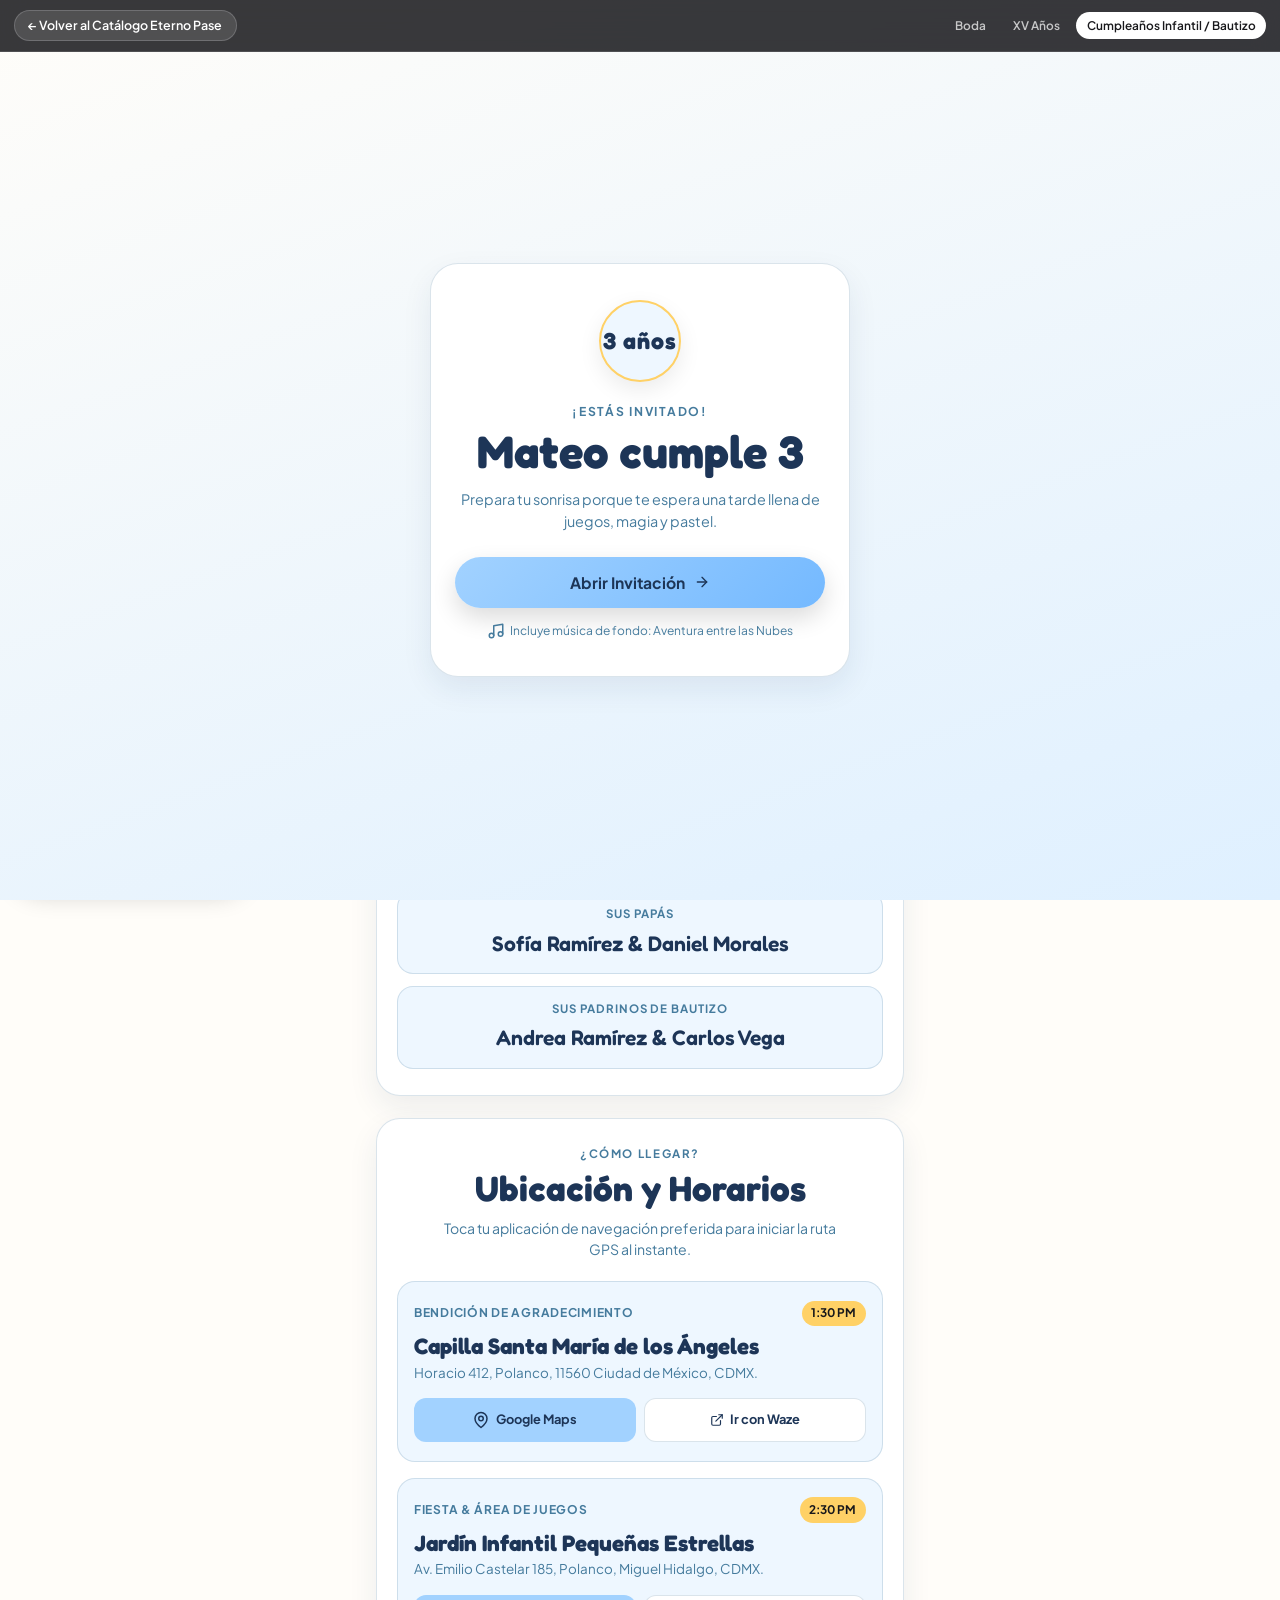
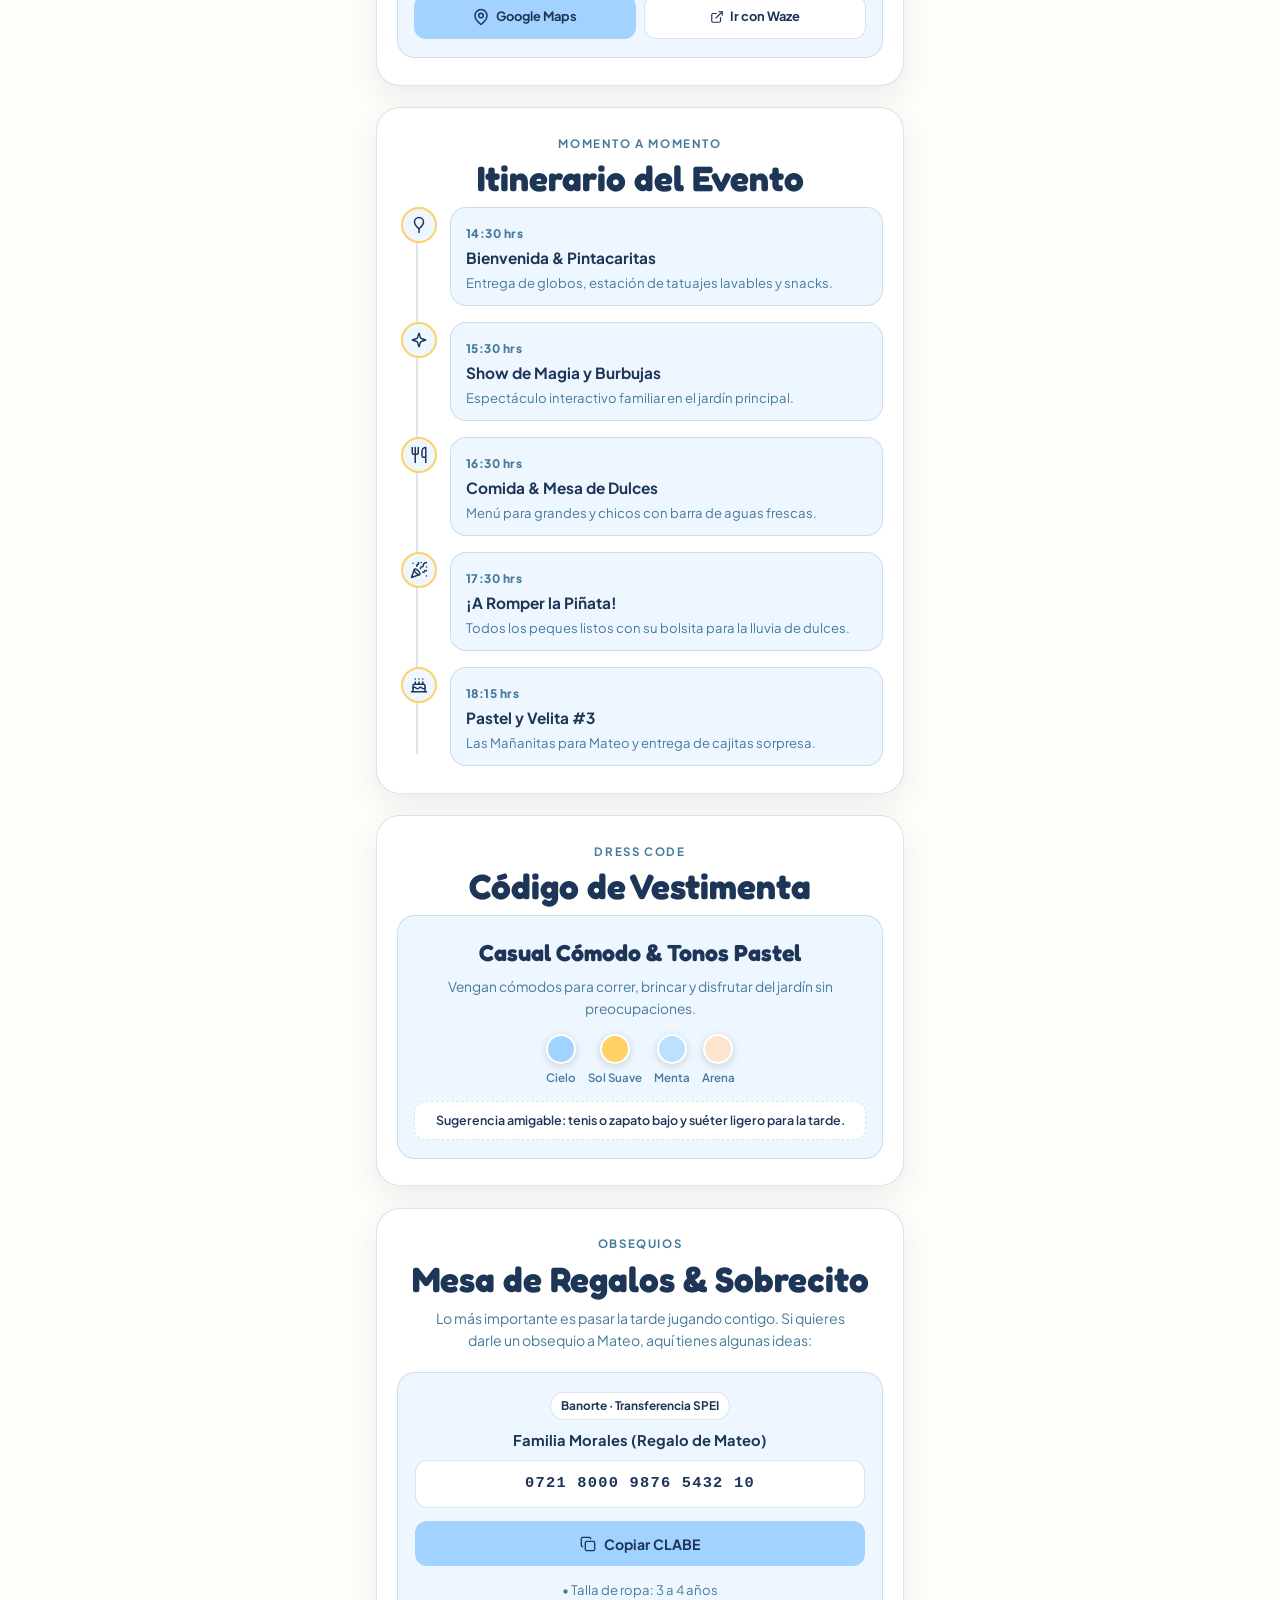
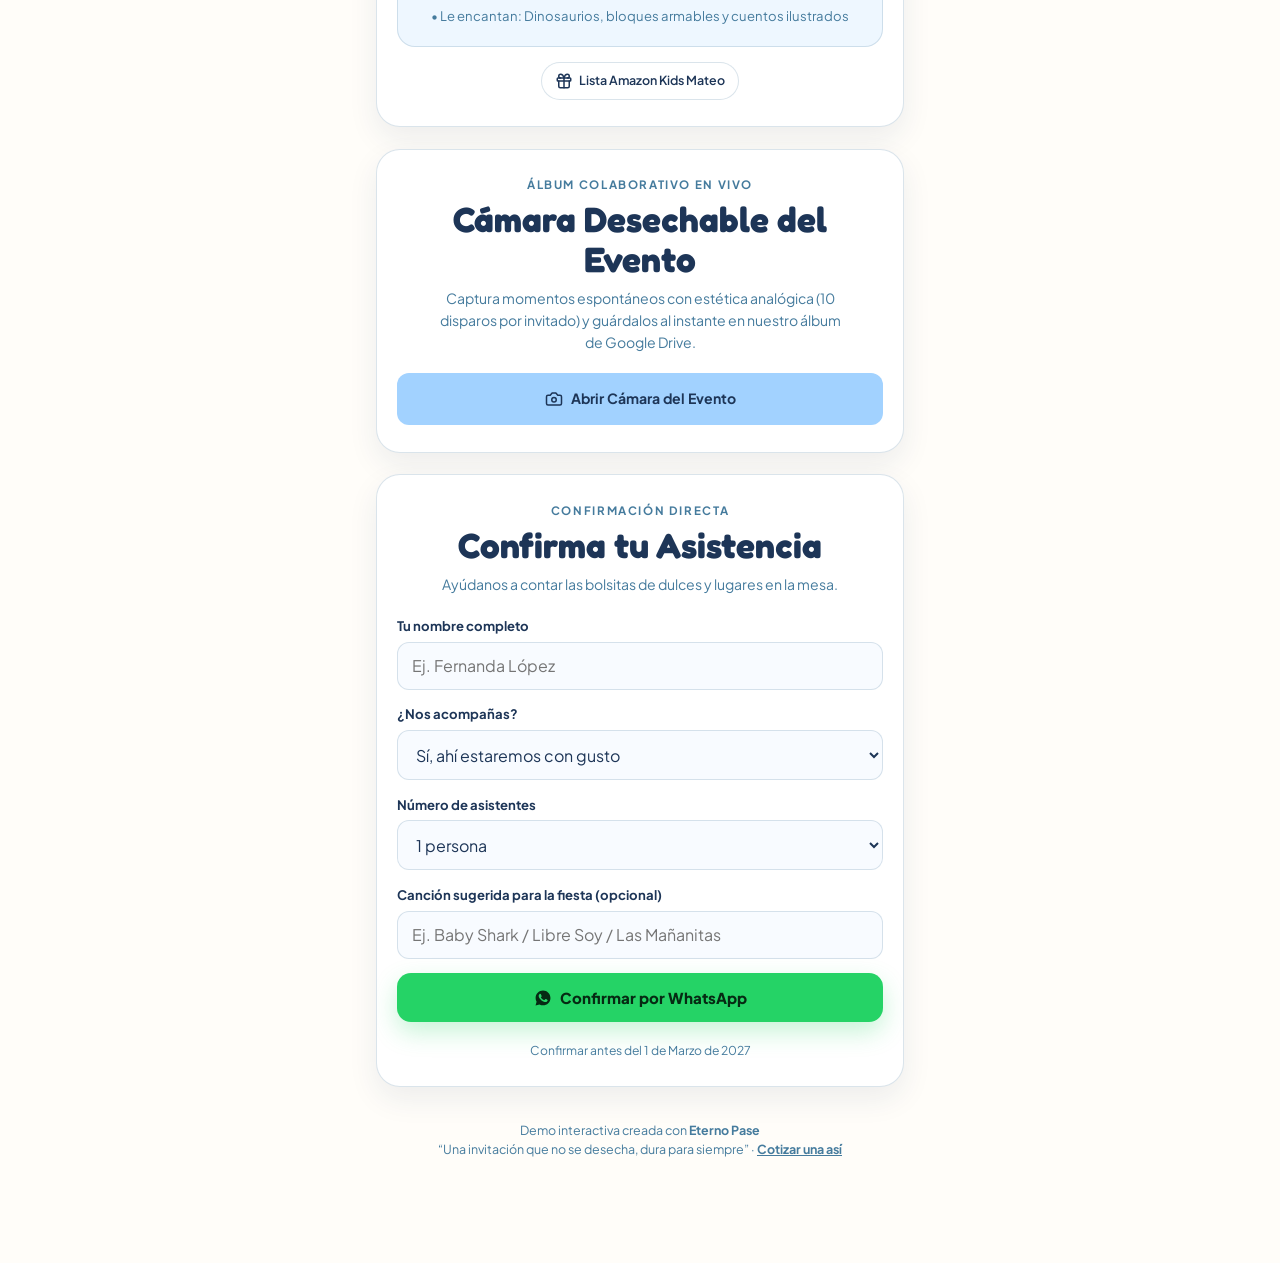
<file: cumpleanos.html>
<!DOCTYPE html>
<html lang="es">
<head>
  <meta charset="UTF-8" />
  <meta name="viewport" content="width=device-width, initial-scale=1.0, viewport-fit=cover" />
  <title>Cumpleaños #3 de Mateo | Invitación Digital — Eterno Pase</title>
  <meta name="description" content="Ven a jugar, reír y partir el pastel en los 3 añitos de Mateo el 14 de marzo de 2027 en Polanco, CDMX." />
  <meta name="theme-color" content="#A2D2FF" />

  <!-- Open Graph / Vista previa profesional para WhatsApp -->
  <meta property="og:type" content="website" />
  <meta property="og:locale" content="es_MX" />
  <meta property="og:site_name" content="Eterno Pase" />
  <meta property="og:title" content="Cumpleaños #3 de Mateo | Invitación Digital — Eterno Pase" />
  <meta property="og:description" content="Ven a jugar, reír y partir el pastel en los 3 añitos de Mateo el 14 de marzo de 2027. ¡Confirma tu pase aquí!" />
  <meta property="og:image" content="assets/og-cumpleanos.svg" />
  <meta name="twitter:card" content="summary_large_image" />

  <link rel="preconnect" href="https://fonts.googleapis.com" />
  <link rel="preconnect" href="https://fonts.gstatic.com" crossorigin />
  <link
    href="https://fonts.googleapis.com/css2?family=Cormorant+Garamond:ital,wght@0,600;0,700;1,500&family=Fredoka:wght@500;600;700&family=Montserrat:wght@400;500;600;700&family=Playfair+Display:ital,wght@0,600;0,700;1,500&family=Plus+Jakarta+Sans:wght@400;500;600;700;800&family=Quicksand:wght@500;600;700&display=swap"
    rel="stylesheet"
  />

  <link rel="stylesheet" href="css/main.css" />
  <link rel="stylesheet" href="css/invitations.css" />
</head>
<body data-initial-demo="cumpleanos">
  <div id="ep-demo-view"></div>

  <audio id="ep-audio-player" preload="auto" loop></audio>
  <div class="ep-toast" id="ep-toast" role="status" aria-live="polite"></div>

  <script src="js/demosConfig.js?v=3"></script>
  <script src="js/audioSynth.js?v=3"></script>
  <script src="js/app.js?v=3"></script>
</body>
</html>
</file>
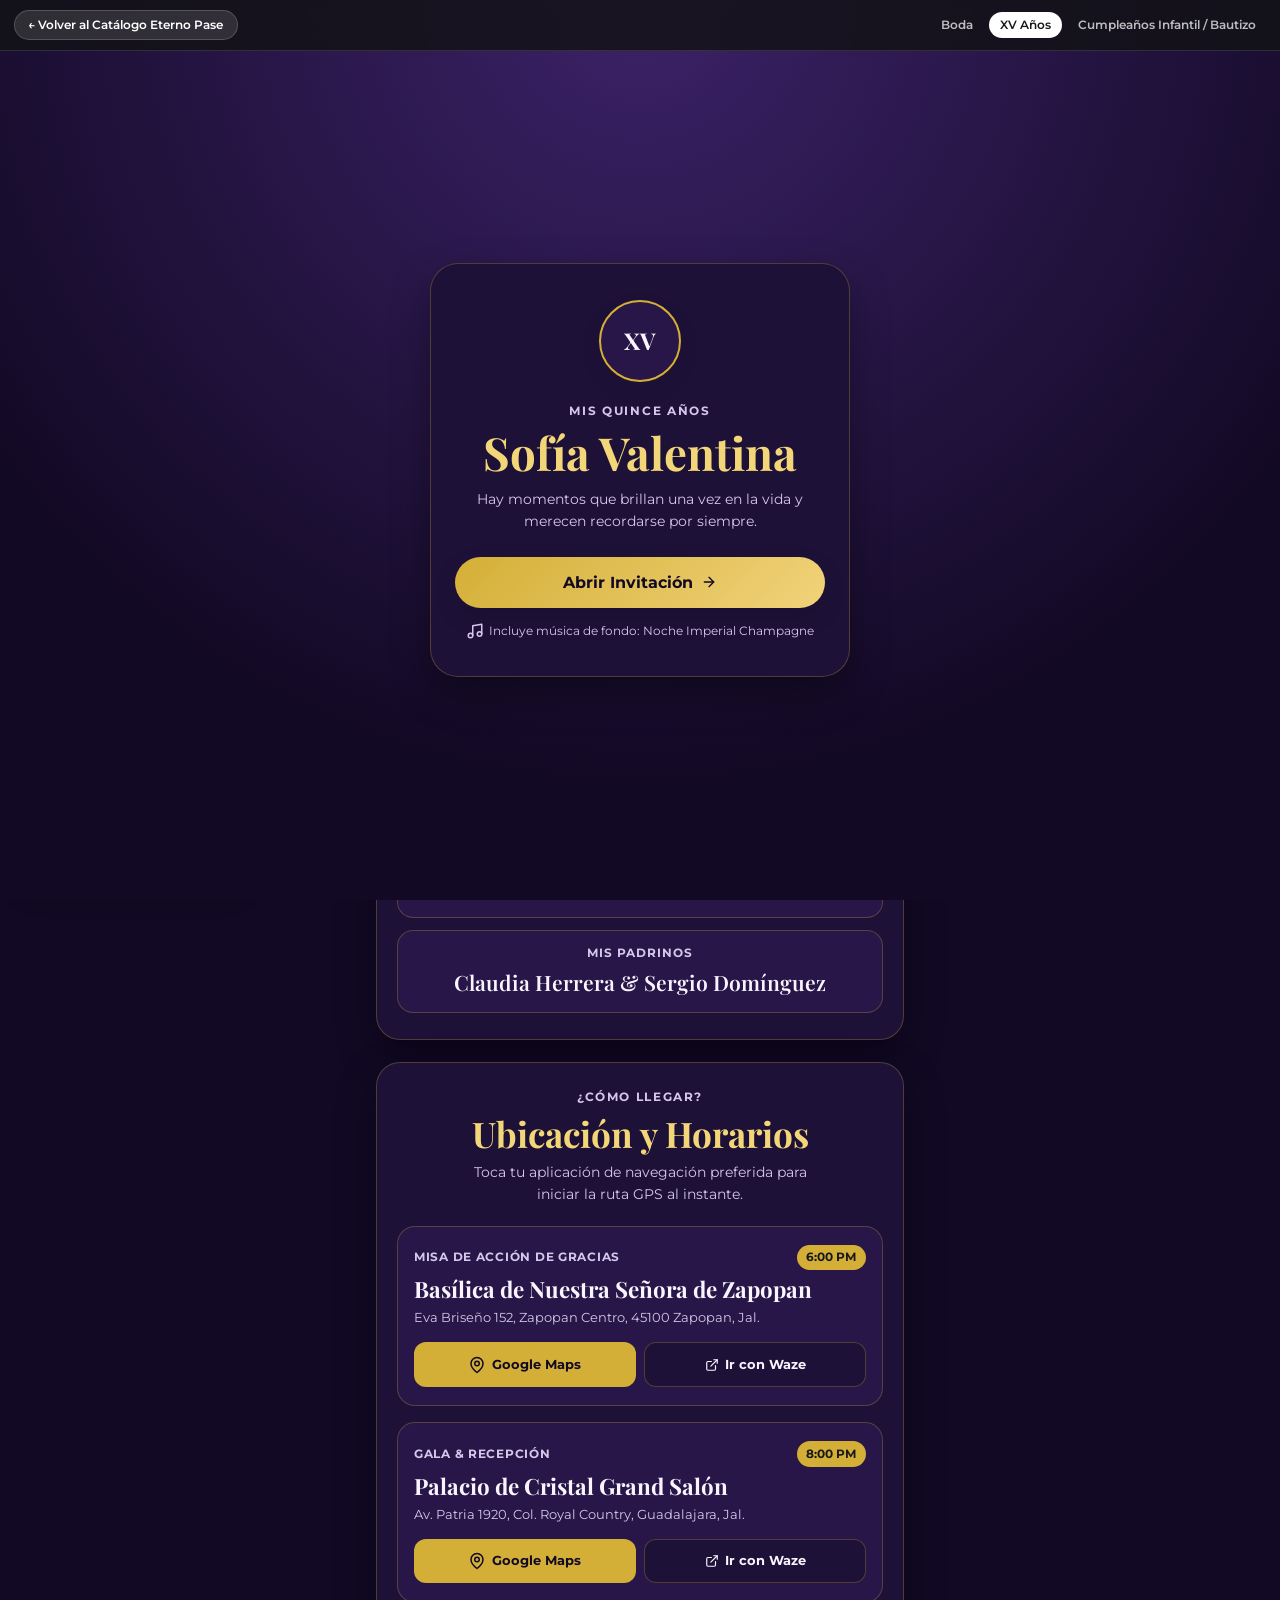
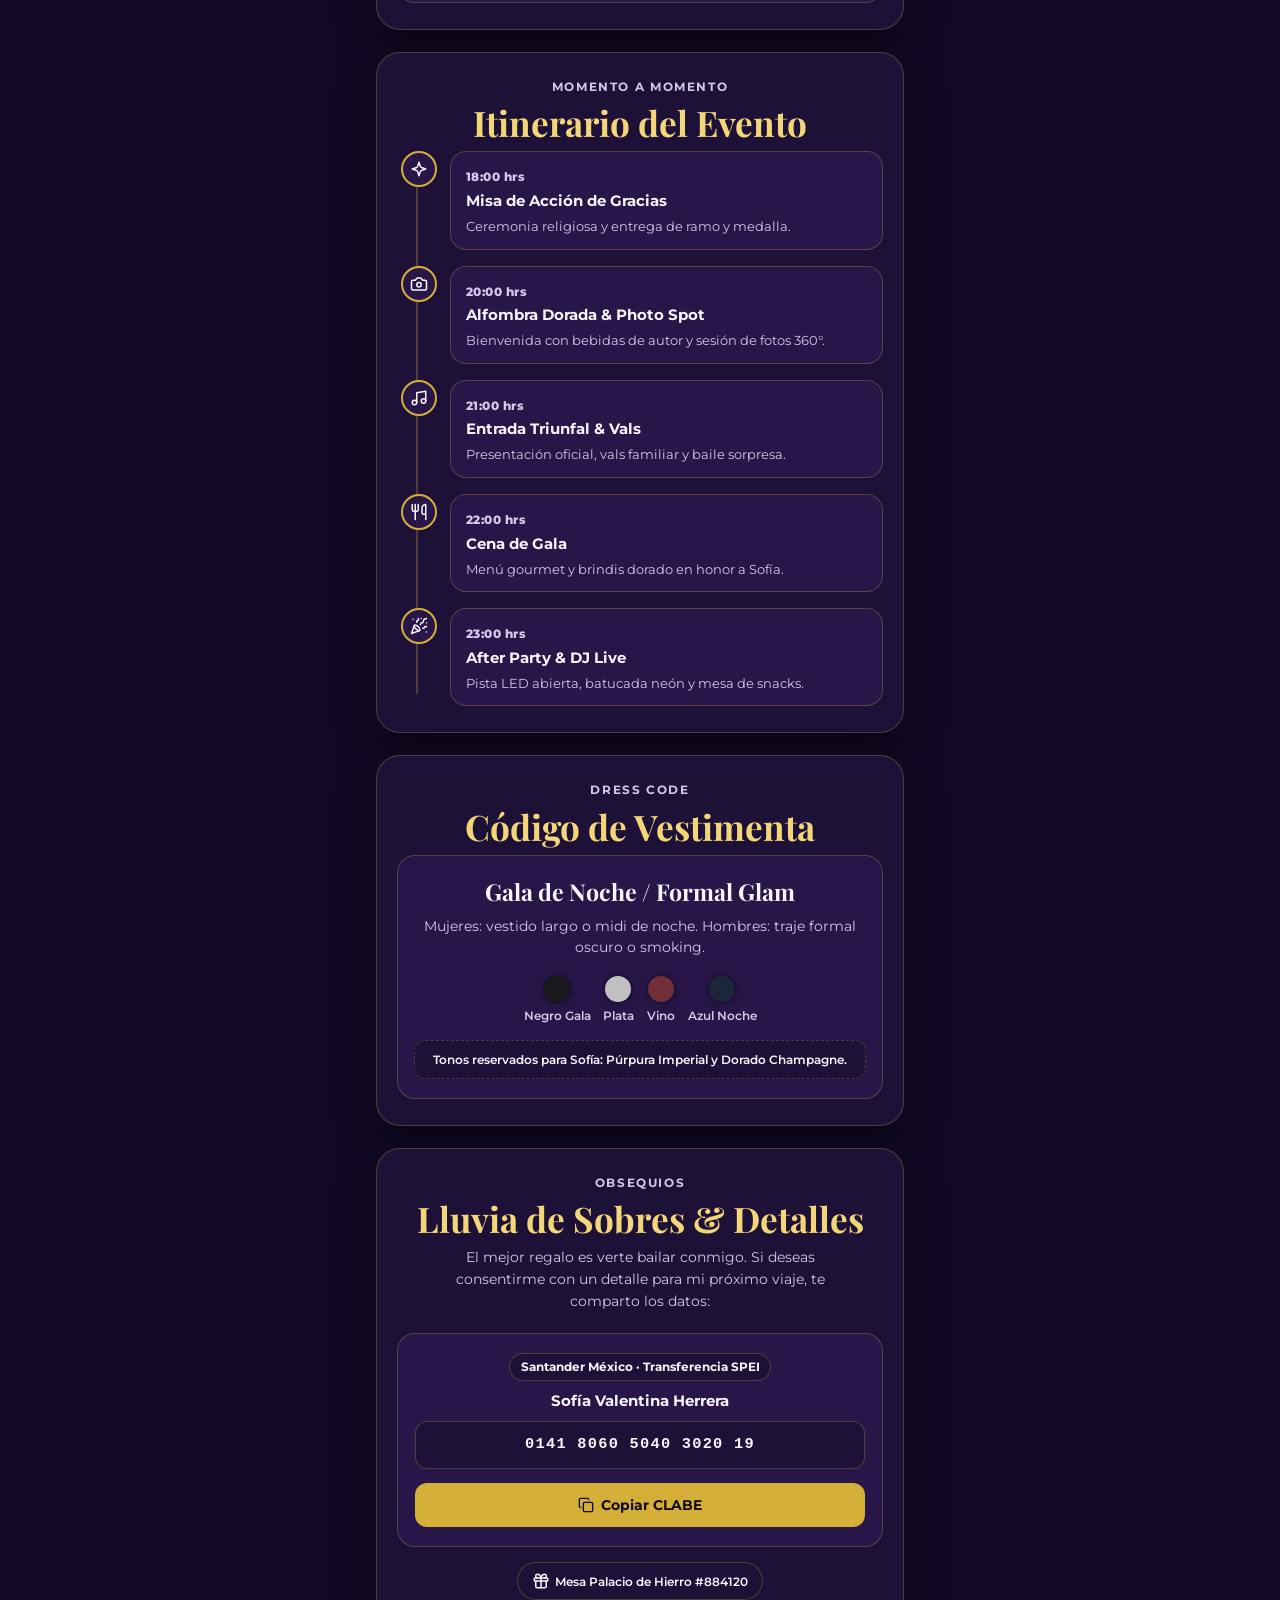
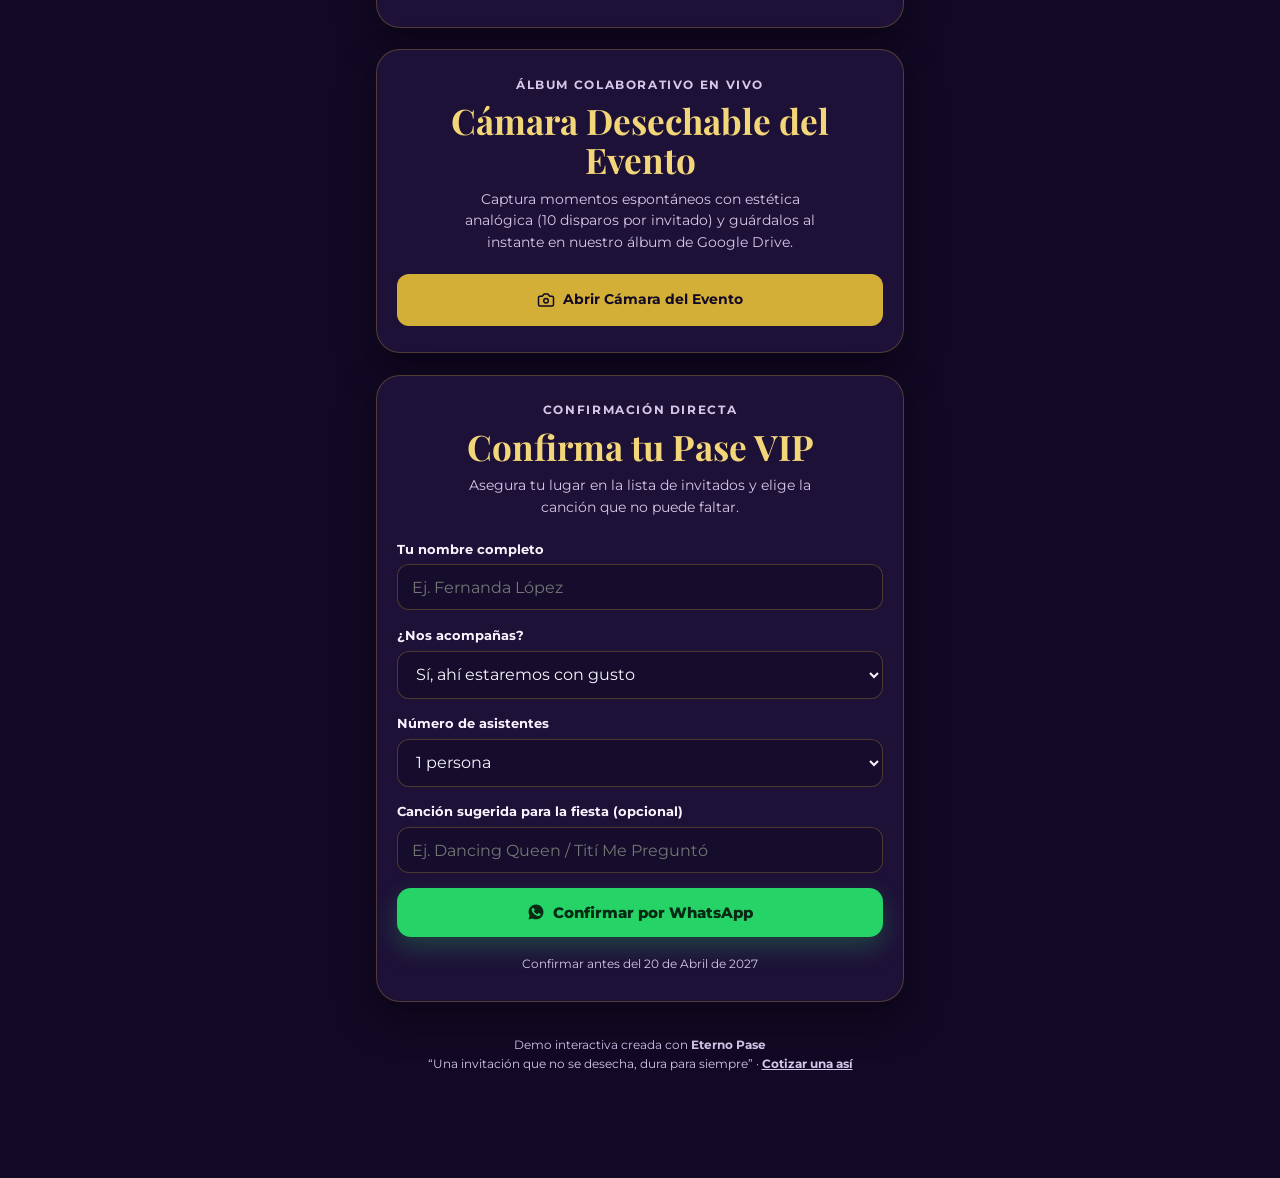
<file: xv.html>
<!DOCTYPE html>
<html lang="es">
<head>
  <meta charset="UTF-8" />
  <meta name="viewport" content="width=device-width, initial-scale=1.0, viewport-fit=cover" />
  <title>Mis XV Sofía | Noche de Gala — Eterno Pase</title>
  <meta name="description" content="Te invito a celebrar mis XV años el sábado 15 de mayo de 2027 en Guadalajara. Confirma tu pase y sugiere tu canción favorita." />
  <meta name="theme-color" content="#120924" />

  <!-- Open Graph / Vista previa profesional para WhatsApp -->
  <meta property="og:type" content="website" />
  <meta property="og:locale" content="es_MX" />
  <meta property="og:site_name" content="Eterno Pase" />
  <meta property="og:title" content="Mis XV Sofía | Noche de Gala — Eterno Pase" />
  <meta property="og:description" content="Te invito a celebrar mis XV años el sábado 15 de mayo de 2027. Abre tu invitación digital y confirma tu asistencia." />
  <meta property="og:image" content="assets/og-xv.svg" />
  <meta name="twitter:card" content="summary_large_image" />

  <link rel="preconnect" href="https://fonts.googleapis.com" />
  <link rel="preconnect" href="https://fonts.gstatic.com" crossorigin />
  <link
    href="https://fonts.googleapis.com/css2?family=Cormorant+Garamond:ital,wght@0,600;0,700;1,500&family=Fredoka:wght@500;600;700&family=Montserrat:wght@400;500;600;700&family=Playfair+Display:ital,wght@0,600;0,700;1,500&family=Plus+Jakarta+Sans:wght@400;500;600;700;800&family=Quicksand:wght@500;600;700&display=swap"
    rel="stylesheet"
  />

  <link rel="stylesheet" href="css/main.css" />
  <link rel="stylesheet" href="css/invitations.css" />
</head>
<body data-initial-demo="xv">
  <div id="ep-demo-view"></div>

  <audio id="ep-audio-player" preload="auto" loop></audio>
  <div class="ep-toast" id="ep-toast" role="status" aria-live="polite"></div>

  <script src="js/demosConfig.js?v=3"></script>
  <script src="js/audioSynth.js?v=3"></script>
  <script src="js/app.js?v=3"></script>
</body>
</html>
</file>
<file: css/main.css>
/* ==========================================================================
   ETERNO PASE — ESTILOS PRINCIPALES DEL HUB / CATÁLOGO & UTILIDADES GLOBALES
   100% Mobile-First | Optimizado para WebView de WhatsApp
   ========================================================================== */

:root {
  --ep-bg: #faf8f4;
  --ep-surface: #ffffff;
  --ep-surface-alt: #f3efe7;
  --ep-ink: #1c1b18;
  --ep-ink-soft: #57544c;
  --ep-accent: #8c6d46;
  --ep-accent-deep: #5e472b;
  --ep-border: rgba(28, 27, 24, 0.1);
  --ep-wa: #25d366;
  --ep-wa-dark: #169c49;
  --ep-radius-lg: 22px;
  --ep-radius-md: 14px;
  --ep-radius-pill: 999px;
  --ep-shadow-sm: 0 4px 14px rgba(28, 27, 24, 0.05);
  --ep-shadow-md: 0 14px 36px rgba(28, 27, 24, 0.09);
  --ep-font-display: 'Cormorant Garamond', Georgia, serif;
  --ep-font-body: 'Plus Jakarta Sans', -apple-system, BlinkMacSystemFont, 'Segoe UI', sans-serif;
}

*,
*::before,
*::after {
  box-sizing: border-box;
  -webkit-tap-highlight-color: transparent;
}

html {
  scroll-behavior: smooth;
  font-size: 16px;
}

body {
  margin: 0;
  min-height: 100dvh;
  background-color: var(--ep-bg);
  color: var(--ep-ink);
  font-family: var(--ep-font-body);
  line-height: 1.55;
  -webkit-font-smoothing: antialiased;
  overflow-x: hidden;
}

img,
svg {
  display: block;
  max-width: 100%;
}

button,
input,
select,
textarea {
  font-family: inherit;
}

a {
  color: inherit;
  text-decoration: none;
}

.is-hidden {
  display: none !important;
}

.sr-only {
  position: absolute;
  width: 1px;
  height: 1px;
  padding: 0;
  margin: -1px;
  overflow: hidden;
  clip: rect(0, 0, 0, 0);
  white-space: nowrap;
  border: 0;
}

/* ==========================================================================
   HEADER MINIMALISTA DE MARCA
   ========================================================================== */

.ep-header {
  position: sticky;
  top: 0;
  z-index: 40;
  background: rgba(250, 248, 244, 0.88);
  backdrop-filter: blur(14px);
  -webkit-backdrop-filter: blur(14px);
  border-bottom: 1px solid var(--ep-border);
}

.ep-header__inner {
  max-width: 1120px;
  margin: 0 auto;
  padding: 0.75rem 1rem;
  display: flex;
  align-items: center;
  justify-content: space-between;
  gap: 0.75rem;
}

.ep-brand {
  display: flex;
  align-items: center;
  gap: 0.65rem;
  min-width: 0;
}

.ep-brand__mark {
  width: 38px;
  height: 38px;
  flex-shrink: 0;
  border-radius: 12px;
  background: linear-gradient(135deg, #2b2720 0%, #6f5534 100%);
  color: #faf8f4;
  display: grid;
  place-items: center;
  box-shadow: 0 6px 16px rgba(94, 71, 43, 0.22);
}

.ep-brand__copy {
  display: flex;
  flex-direction: column;
  min-width: 0;
}

.ep-brand__logo {
  font-family: var(--ep-font-display);
  font-size: 1.45rem;
  font-weight: 700;
  line-height: 1;
  letter-spacing: -0.01em;
  color: var(--ep-ink);
}

.ep-brand__slogan {
  font-size: 0.7rem;
  color: var(--ep-ink-soft);
  white-space: nowrap;
  overflow: hidden;
  text-overflow: ellipsis;
  margin-top: 2px;
}

.ep-header__cta {
  flex-shrink: 0;
  display: inline-flex;
  align-items: center;
  gap: 0.4rem;
  padding: 0.55rem 0.9rem;
  border-radius: var(--ep-radius-pill);
  background: var(--ep-ink);
  color: #ffffff;
  font-size: 0.8rem;
  font-weight: 600;
  transition: transform 0.2s ease, background-color 0.2s ease;
}

.ep-header__cta:hover {
  background: var(--ep-accent-deep);
  transform: translateY(-1px);
}

/* ==========================================================================
   CONTENEDOR PRINCIPAL DEL HUB
   ========================================================================== */

.ep-container {
  width: 100%;
  max-width: 1120px;
  margin: 0 auto;
  padding: 0 1rem;
}

/* ==========================================================================
   HERO COMPACTO MOBILE-FIRST
   ========================================================================== */

.ep-hero {
  position: relative;
  padding: 2.25rem 0 1.75rem;
  text-align: center;
}

.ep-hero::before {
  content: '';
  position: absolute;
  inset: 0;
  background:
    radial-gradient(circle at 20% 10%, rgba(203, 153, 126, 0.16), transparent 52%),
    radial-gradient(circle at 85% 25%, rgba(162, 210, 255, 0.18), transparent 48%);
  pointer-events: none;
  z-index: -1;
}

.ep-pill-eyebrow {
  display: inline-flex;
  align-items: center;
  gap: 0.45rem;
  padding: 0.38rem 0.85rem;
  border-radius: var(--ep-radius-pill);
  background: rgba(140, 109, 70, 0.11);
  color: var(--ep-accent-deep);
  font-size: 0.76rem;
  font-weight: 700;
  letter-spacing: 0.04em;
  text-transform: uppercase;
}

.ep-hero__title {
  font-family: var(--ep-font-display);
  font-size: clamp(2.15rem, 6.5vw, 3.6rem);
  font-weight: 700;
  line-height: 1.06;
  margin: 0.9rem auto 0.75rem;
  max-width: 18ch;
  letter-spacing: -0.015em;
}

.ep-hero__title em {
  font-style: italic;
  color: var(--ep-accent);
  font-weight: 600;
}

.ep-hero__subtitle {
  margin: 0 auto 1.35rem;
  max-width: 58ch;
  font-size: 0.96rem;
  color: var(--ep-ink-soft);
}

.ep-hero__actions {
  display: flex;
  flex-wrap: wrap;
  justify-content: center;
  gap: 0.75rem;
  margin-bottom: 1.5rem;
}

.ep-btn {
  display: inline-flex;
  align-items: center;
  justify-content: center;
  gap: 0.5rem;
  border: 0;
  border-radius: var(--ep-radius-pill);
  padding: 0.85rem 1.35rem;
  font-size: 0.92rem;
  font-weight: 600;
  cursor: pointer;
  transition: transform 0.2s ease, box-shadow 0.2s ease, background-color 0.2s ease;
}

.ep-btn:active {
  transform: scale(0.98);
}

.ep-btn--primary {
  background: var(--ep-ink);
  color: #ffffff;
  box-shadow: 0 10px 24px rgba(28, 27, 24, 0.16);
}

.ep-btn--primary:hover {
  background: #2f2c26;
  transform: translateY(-1px);
}

.ep-btn--whatsapp {
  background: var(--ep-wa);
  color: #062a13;
  box-shadow: 0 10px 24px rgba(37, 211, 102, 0.25);
}

.ep-btn--whatsapp:hover {
  background: #20bd5b;
  transform: translateY(-1px);
}

.ep-btn--ghost {
  background: var(--ep-surface);
  color: var(--ep-ink);
  border: 1px solid var(--ep-border);
}

.ep-trust-strip {
  display: flex;
  flex-wrap: wrap;
  justify-content: center;
  gap: 0.65rem 1.25rem;
  font-size: 0.8rem;
  color: var(--ep-ink-soft);
}

.ep-trust-item {
  display: inline-flex;
  align-items: center;
  gap: 0.38rem;
}

.ep-trust-item svg {
  color: var(--ep-accent);
  flex-shrink: 0;
}

/* ==========================================================================
   SECCIÓN CATÁLOGO DE DEMOS INTERACTIVAS
   ========================================================================== */

.ep-section {
  padding: 2rem 0;
}

.ep-section-head {
  text-align: center;
  margin-bottom: 1.5rem;
}

.ep-section-head__kicker {
  display: inline-block;
  font-size: 0.74rem;
  font-weight: 700;
  letter-spacing: 0.1em;
  text-transform: uppercase;
  color: var(--ep-accent);
  margin-bottom: 0.35rem;
}

.ep-section-head__title {
  font-family: var(--ep-font-display);
  font-size: clamp(1.75rem, 4.5vw, 2.5rem);
  line-height: 1.12;
  margin: 0 0 0.45rem;
}

.ep-section-head__desc {
  margin: 0 auto;
  max-width: 52ch;
  font-size: 0.92rem;
  color: var(--ep-ink-soft);
}

.ep-demos-grid {
  display: grid;
  grid-template-columns: 1fr;
  gap: 1.25rem;
}

.ep-demo-card {
  background: var(--ep-surface);
  border: 1px solid var(--ep-border);
  border-radius: var(--ep-radius-lg);
  overflow: hidden;
  box-shadow: var(--ep-shadow-sm);
  display: flex;
  flex-direction: column;
  transition: transform 0.25s ease, box-shadow 0.25s ease;
}

.ep-demo-card:hover {
  transform: translateY(-4px);
  box-shadow: var(--ep-shadow-md);
}

/* Vista previa temática dentro de cada tarjeta */
.ep-demo-preview {
  position: relative;
  padding: 1.5rem 1.25rem 1.35rem;
  min-height: 200px;
  display: flex;
  flex-direction: column;
  justify-content: space-between;
  overflow: hidden;
}

.ep-demo-preview::after {
  content: '';
  position: absolute;
  width: 150px;
  height: 150px;
  border-radius: 50%;
  right: -35px;
  top: -35px;
  opacity: 0.18;
  pointer-events: none;
}

.ep-demo-preview--boda {
  background: linear-gradient(145deg, #faf8f5 0%, #efe9df 100%);
  color: #2b2d26;
  border-bottom: 1px solid rgba(107, 112, 92, 0.18);
}

.ep-demo-preview--boda::after {
  background: #cb997e;
}

.ep-demo-preview--xv {
  background: linear-gradient(145deg, #2d1b4e 0%, #120924 100%);
  color: #f9f5ff;
  border-bottom: 1px solid rgba(212, 175, 55, 0.28);
}

.ep-demo-preview--xv::after {
  background: #d4af37;
}

.ep-demo-preview--cumpleanos {
  background: linear-gradient(145deg, #fffdf9 0%, #e7f3ff 100%);
  color: #1d3557;
  border-bottom: 1px solid rgba(162, 210, 255, 0.45);
}

.ep-demo-preview--cumpleanos::after {
  background: #ffd166;
  opacity: 0.45;
}

.ep-demo-preview__top {
  display: flex;
  align-items: center;
  justify-content: space-between;
  gap: 0.5rem;
  position: relative;
  z-index: 1;
}

.ep-demo-badge {
  display: inline-flex;
  align-items: center;
  padding: 0.28rem 0.7rem;
  border-radius: var(--ep-radius-pill);
  font-size: 0.72rem;
  font-weight: 700;
  letter-spacing: 0.03em;
}

.ep-demo-preview--boda .ep-demo-badge {
  background: #6b705c;
  color: #faf8f5;
}

.ep-demo-preview--xv .ep-demo-badge {
  background: rgba(212, 175, 55, 0.2);
  color: #f5d87e;
  border: 1px solid rgba(212, 175, 55, 0.45);
}

.ep-demo-preview--cumpleanos .ep-demo-badge {
  background: #ffd166;
  color: #1d3557;
}

.ep-demo-swatches {
  display: flex;
  align-items: center;
  gap: 5px;
}

.ep-swatch {
  width: 14px;
  height: 14px;
  border-radius: 50%;
  border: 1.5px solid rgba(255, 255, 255, 0.85);
  box-shadow: 0 1px 3px rgba(0, 0, 0, 0.16);
}

.ep-demo-preview__main {
  margin-top: 1.25rem;
  position: relative;
  z-index: 1;
}

.ep-demo-preview__style {
  font-size: 0.75rem;
  font-weight: 600;
  letter-spacing: 0.06em;
  text-transform: uppercase;
  opacity: 0.78;
}

.ep-demo-preview__title {
  margin: 0.25rem 0 0.3rem;
  font-size: 1.85rem;
  line-height: 1.08;
}

.ep-demo-preview--boda .ep-demo-preview__title {
  font-family: 'Cormorant Garamond', Georgia, serif;
  font-weight: 700;
}

.ep-demo-preview--xv .ep-demo-preview__title {
  font-family: 'Playfair Display', Georgia, serif;
  font-weight: 700;
  color: #f6e2a1;
}

.ep-demo-preview--cumpleanos .ep-demo-preview__title {
  font-family: 'Fredoka', 'Quicksand', sans-serif;
  font-weight: 600;
}

.ep-demo-preview__meta {
  font-size: 0.82rem;
  opacity: 0.86;
}

.ep-demo-card__body {
  padding: 1.2rem 1.25rem 1.35rem;
  display: flex;
  flex-direction: column;
  flex: 1;
  gap: 0.9rem;
}

.ep-demo-card__desc {
  margin: 0;
  font-size: 0.88rem;
  color: var(--ep-ink-soft);
}

.ep-demo-card__chips {
  display: flex;
  flex-wrap: wrap;
  gap: 0.4rem;
}

.ep-chip {
  font-size: 0.73rem;
  font-weight: 600;
  padding: 0.25rem 0.6rem;
  border-radius: 8px;
  background: var(--ep-surface-alt);
  color: var(--ep-ink-soft);
}

.ep-demo-card__actions {
  margin-top: auto;
  display: grid;
  grid-template-columns: 1fr auto;
  gap: 0.55rem;
  align-items: center;
}

.ep-demo-launch-btn {
  width: 100%;
  padding: 0.8rem 1rem;
  border-radius: var(--ep-radius-md);
  border: 0;
  background: var(--ep-ink);
  color: #ffffff;
  font-size: 0.88rem;
  font-weight: 600;
  cursor: pointer;
  display: inline-flex;
  align-items: center;
  justify-content: center;
  gap: 0.45rem;
  transition: background-color 0.2s ease, transform 0.2s ease;
}

.ep-demo-launch-btn:hover {
  background: var(--ep-accent-deep);
  transform: translateY(-1px);
}

.ep-demo-direct-link {
  display: inline-flex;
  align-items: center;
  justify-content: center;
  padding: 0.8rem 0.85rem;
  border-radius: var(--ep-radius-md);
  border: 1px solid var(--ep-border);
  background: var(--ep-surface);
  color: var(--ep-ink);
  font-size: 0.8rem;
  font-weight: 600;
  transition: background-color 0.2s ease;
}

.ep-demo-direct-link:hover {
  background: var(--ep-surface-alt);
}

/* ==========================================================================
   SECCIÓN DE BENEFICIOS CLAVE
   ========================================================================== */

.ep-benefits-section {
  background: var(--ep-surface);
  border-top: 1px solid var(--ep-border);
  border-bottom: 1px solid var(--ep-border);
}

.ep-benefits-grid {
  display: grid;
  grid-template-columns: 1fr;
  gap: 0.9rem;
}

.ep-benefit-card {
  display: flex;
  align-items: flex-start;
  gap: 0.9rem;
  padding: 1rem 1.05rem;
  border-radius: var(--ep-radius-md);
  background: var(--ep-bg);
  border: 1px solid rgba(28, 27, 24, 0.06);
}

.ep-benefit-card__icon {
  width: 42px;
  height: 42px;
  flex-shrink: 0;
  border-radius: 12px;
  background: #ffffff;
  color: var(--ep-accent-deep);
  border: 1px solid var(--ep-border);
  display: grid;
  place-items: center;
}

.ep-benefit-card__title {
  margin: 0 0 0.2rem;
  font-size: 0.96rem;
  font-weight: 700;
}

.ep-benefit-card__text {
  margin: 0;
  font-size: 0.84rem;
  color: var(--ep-ink-soft);
}

/* ==========================================================================
   BANNER FINAL DE CONVERSIÓN Y FOOTER
   ========================================================================== */

.ep-cta-banner {
  background: linear-gradient(135deg, #24211b 0%, #3d3324 100%);
  color: #faf8f4;
  border-radius: var(--ep-radius-lg);
  padding: 1.75rem 1.35rem;
  text-align: center;
  box-shadow: var(--ep-shadow-md);
}

.ep-cta-banner__title {
  font-family: var(--ep-font-display);
  font-size: clamp(1.65rem, 5vw, 2.25rem);
  line-height: 1.12;
  margin: 0 0 0.5rem;
}

.ep-cta-banner__text {
  margin: 0 auto 1.25rem;
  max-width: 50ch;
  font-size: 0.9rem;
  color: rgba(250, 248, 244, 0.82);
}

.ep-usecases-pills {
  display: flex;
  flex-wrap: wrap;
  justify-content: center;
  gap: 0.5rem;
  margin-bottom: 1.35rem;
}

.ep-usecase-pill {
  padding: 0.38rem 0.78rem;
  border-radius: var(--ep-radius-pill);
  background: rgba(255, 255, 255, 0.1);
  border: 1px solid rgba(255, 255, 255, 0.16);
  font-size: 0.78rem;
}

.ep-footer {
  padding: 1.75rem 1rem 5.5rem;
  text-align: center;
  font-size: 0.82rem;
  color: var(--ep-ink-soft);
}

.ep-footer strong {
  color: var(--ep-ink);
}

/* ==========================================================================
   BOTÓN FLOTANTE DE WHATSAPP Y NOTIFICACIÓN TOAST
   ========================================================================== */

.ep-wa-float {
  position: fixed;
  right: 1rem;
  bottom: max(1rem, env(safe-area-inset-bottom));
  z-index: 60;
  display: inline-flex;
  align-items: center;
  gap: 0.5rem;
  padding: 0.78rem 1.15rem;
  border-radius: var(--ep-radius-pill);
  background: var(--ep-wa);
  color: #062a13;
  font-size: 0.86rem;
  font-weight: 700;
  box-shadow: 0 12px 28px rgba(22, 156, 73, 0.34);
  transition: transform 0.2s ease, box-shadow 0.2s ease;
}

.ep-wa-float:hover {
  transform: translateY(-2px);
  box-shadow: 0 16px 32px rgba(22, 156, 73, 0.42);
}

.ep-toast {
  position: fixed;
  left: 50%;
  bottom: 5rem;
  transform: translate(-50%, 16px);
  z-index: 90;
  background: #18181b;
  color: #ffffff;
  padding: 0.72rem 1.15rem;
  border-radius: var(--ep-radius-pill);
  font-size: 0.84rem;
  font-weight: 600;
  box-shadow: 0 12px 28px rgba(0, 0, 0, 0.28);
  opacity: 0;
  pointer-events: none;
  transition: opacity 0.25s ease, transform 0.25s ease;
  max-width: calc(100vw - 2rem);
  text-align: center;
}

.ep-toast.is-visible {
  opacity: 1;
  transform: translate(-50%, 0);
}

/* ==========================================================================
   RESPONSIVE TABLET Y DESKTOP
   ========================================================================== */

@media (min-width: 720px) {
  .ep-header__inner {
    padding: 0.85rem 1.5rem;
  }

  .ep-hero {
    padding: 3.25rem 0 2.5rem;
  }

  .ep-demos-grid {
    grid-template-columns: repeat(3, 1fr);
    gap: 1.35rem;
  }

  .ep-benefits-grid {
    grid-template-columns: repeat(2, 1fr);
  }

  .ep-benefits-grid .ep-benefit-card:last-child {
    grid-column: 1 / -1;
  }

  .ep-cta-banner {
    padding: 2.5rem 2rem;
  }
}

@media (min-width: 980px) {
  .ep-benefits-grid {
    grid-template-columns: repeat(3, 1fr);
  }

  .ep-benefits-grid .ep-benefit-card:last-child {
    grid-column: auto;
  }
}
</file>
<file: css/invitations.css>
/* ==========================================================================
   ETERNO PASE — MOTOR DE INVITACIONES INTERACTIVAS (3 IDENTIDADES VISUALES)
   1. Boda: #6B705C / #CB997E / #FAF8F5 | Cormorant Garamond + Plus Jakarta Sans
   2. XV Años: #2D1B4E / #D4AF37 / #120924 | Playfair Display + Montserrat
   3. Cumpleaños: #A2D2FF / #FFD166 / #FFFDF9 | Fredoka/Quicksand + Plus Jakarta Sans
   ========================================================================== */

.ep-demo-stage {
  min-height: 100dvh;
  position: relative;
  transition: background-color 0.3s ease, color 0.3s ease;
}

/* ---------- TEMA 1: BODA (Valeria & Andrés) ---------- */
.ep-demo-stage[data-demo-theme='boda'] {
  --inv-primary: #6b705c;
  --inv-secondary: #cb997e;
  --inv-bg: #faf8f5;
  --inv-surface: #ffffff;
  --inv-surface-soft: #f3efe8;
  --inv-text: #2b2d26;
  --inv-muted: #666a5d;
  --inv-border: rgba(107, 112, 92, 0.22);
  --inv-btn-text: #faf8f5;
  --inv-font-display: 'Cormorant Garamond', Georgia, serif;
  --inv-font-body: 'Plus Jakarta Sans', system-ui, sans-serif;
  --inv-splash-bg: linear-gradient(160deg, #faf8f5 0%, #ede6dc 100%);
  --inv-card-shadow: 0 12px 32px rgba(43, 45, 38, 0.06);
  --inv-input-bg: #fcfbf9;
}

/* ---------- TEMA 2: XV AÑOS (Mis XV Sofía) ---------- */
.ep-demo-stage[data-demo-theme='xv'] {
  --inv-primary: #2d1b4e;
  --inv-secondary: #d4af37;
  --inv-bg: #120924;
  --inv-surface: #1e1138;
  --inv-surface-soft: #271647;
  --inv-text: #f9f5ff;
  --inv-muted: #d5c7ea;
  --inv-border: rgba(212, 175, 55, 0.28);
  --inv-btn-text: #120924;
  --inv-font-display: 'Playfair Display', Georgia, serif;
  --inv-font-body: 'Montserrat', system-ui, sans-serif;
  --inv-splash-bg: radial-gradient(circle at top, #3c2268 0%, #120924 72%);
  --inv-card-shadow: 0 16px 38px rgba(0, 0, 0, 0.35);
  --inv-input-bg: #160c2b;
}

/* ---------- TEMA 3: CUMPLEAÑOS (Mateo #3) ---------- */
.ep-demo-stage[data-demo-theme='cumpleanos'] {
  --inv-primary: #a2d2ff;
  --inv-secondary: #ffd166;
  --inv-bg: #fffdf9;
  --inv-surface: #ffffff;
  --inv-surface-soft: #eef7ff;
  --inv-text: #1d3557;
  --inv-muted: #457b9d;
  --inv-border: rgba(69, 123, 157, 0.2);
  --inv-btn-text: #1d3557;
  --inv-font-display: 'Fredoka', 'Quicksand', sans-serif;
  --inv-font-body: 'Plus Jakarta Sans', system-ui, sans-serif;
  --inv-splash-bg: linear-gradient(160deg, #fffdf9 0%, #dff0ff 100%);
  --inv-card-shadow: 0 12px 30px rgba(29, 53, 87, 0.08);
  --inv-input-bg: #f8fbff;
}

.ep-demo-stage {
  background-color: var(--inv-bg);
  color: var(--inv-text);
  font-family: var(--inv-font-body);
}

/* ==========================================================================
   BARRA SUPERIOR DISCRETA DE NAVEGACIÓN DEL CATÁLOGO
   ========================================================================== */

.inv-topbar {
  position: sticky;
  top: 0;
  z-index: 70;
  display: flex;
  align-items: center;
  justify-content: space-between;
  gap: 0.5rem;
  padding: 0.6rem 0.85rem;
  background: rgba(18, 18, 22, 0.84);
  color: #ffffff;
  backdrop-filter: blur(12px);
  -webkit-backdrop-filter: blur(12px);
  border-bottom: 1px solid rgba(255, 255, 255, 0.12);
}

.inv-back-btn {
  display: inline-flex;
  align-items: center;
  gap: 0.4rem;
  background: rgba(255, 255, 255, 0.12);
  color: #ffffff;
  border: 1px solid rgba(255, 255, 255, 0.18);
  border-radius: 999px;
  padding: 0.42rem 0.85rem;
  font-size: 0.78rem;
  font-weight: 600;
  cursor: pointer;
  white-space: nowrap;
  transition: background-color 0.2s ease;
}

.inv-back-btn:hover {
  background: rgba(255, 255, 255, 0.22);
}

.inv-switcher {
  display: flex;
  align-items: center;
  gap: 0.3rem;
  overflow-x: auto;
  scrollbar-width: none;
}

.inv-switcher::-webkit-scrollbar {
  display: none;
}

.inv-switch-pill {
  border: 0;
  border-radius: 999px;
  padding: 0.36rem 0.68rem;
  background: transparent;
  color: rgba(255, 255, 255, 0.72);
  font-size: 0.74rem;
  font-weight: 600;
  cursor: pointer;
  white-space: nowrap;
  transition: background-color 0.2s ease, color 0.2s ease;
}

.inv-switch-pill.is-active {
  background: #ffffff;
  color: #18181b;
}

/* ==========================================================================
   PANTALLA DE BIENVENIDA (SPLASH SCREEN)
   ========================================================================== */

.inv-splash {
  position: fixed;
  inset: 0;
  z-index: 65;
  min-height: 100dvh;
  background: var(--inv-splash-bg);
  color: var(--inv-text);
  display: flex;
  align-items: center;
  justify-content: center;
  padding: 4.5rem 1.35rem 2rem;
  text-align: center;
  transition: opacity 0.55s ease, transform 0.55s ease, visibility 0.55s ease;
}

.inv-splash.is-dismissed {
  opacity: 0;
  transform: scale(1.03);
  visibility: hidden;
  pointer-events: none;
}

.inv-splash__card {
  width: 100%;
  max-width: 420px;
  background: var(--inv-surface);
  border: 1px solid var(--inv-border);
  border-radius: 28px;
  padding: 2.25rem 1.5rem;
  box-shadow: var(--inv-card-shadow);
  position: relative;
}

.inv-splash__seal {
  width: 82px;
  height: 82px;
  margin: 0 auto 1.25rem;
  border-radius: 50%;
  display: grid;
  place-items: center;
  font-family: var(--inv-font-display);
  font-size: 1.45rem;
  font-weight: 700;
  letter-spacing: 0.04em;
  border: 2px solid var(--inv-secondary);
  background: var(--inv-surface-soft);
  color: var(--inv-text);
  box-shadow: 0 8px 22px rgba(0, 0, 0, 0.08);
  animation: epPulseSeal 2.8s ease-in-out infinite;
}

@keyframes epPulseSeal {
  0%,
  100% {
    transform: scale(1);
  }
  50% {
    transform: scale(1.04);
  }
}

.inv-splash__eyebrow {
  font-size: 0.76rem;
  font-weight: 700;
  letter-spacing: 0.14em;
  text-transform: uppercase;
  color: var(--inv-muted);
  margin: 0 0 0.45rem;
}

.inv-splash__title {
  font-family: var(--inv-font-display);
  font-size: clamp(2.1rem, 8vw, 2.85rem);
  line-height: 1.06;
  margin: 0 0 0.75rem;
}

.ep-demo-stage[data-demo-theme='xv'] .inv-splash__title {
  color: #f3d678;
}

.inv-splash__subtext {
  font-size: 0.9rem;
  color: var(--inv-muted);
  margin: 0 0 1.5rem;
}

.inv-splash__btn {
  width: 100%;
  border: 0;
  border-radius: 999px;
  padding: 1rem 1.35rem;
  font-size: 0.98rem;
  font-weight: 700;
  cursor: pointer;
  display: inline-flex;
  align-items: center;
  justify-content: center;
  gap: 0.55rem;
  background: var(--inv-primary);
  color: var(--inv-btn-text);
  box-shadow: 0 10px 24px rgba(0, 0, 0, 0.14);
  transition: transform 0.2s ease, filter 0.2s ease;
}

.ep-demo-stage[data-demo-theme='xv'] .inv-splash__btn {
  background: linear-gradient(135deg, #d4af37 0%, #f1d37a 100%);
  color: #120924;
}

.ep-demo-stage[data-demo-theme='cumpleanos'] .inv-splash__btn {
  background: linear-gradient(135deg, #a2d2ff 0%, #74b9ff 100%);
  color: #1d3557;
}

.inv-splash__btn:hover {
  transform: translateY(-2px);
  filter: brightness(1.04);
}

.inv-splash__music-hint {
  margin: 0.9rem 0 0;
  font-size: 0.75rem;
  color: var(--inv-muted);
  display: flex;
  align-items: center;
  justify-content: center;
  gap: 0.35rem;
}

/* ==========================================================================
   BOTÓN FLOTANTE DE MÚSICA (PLAY / PAUSE)
   ========================================================================== */

.inv-music-fab {
  position: fixed;
  left: 1rem;
  bottom: max(1rem, env(safe-area-inset-bottom));
  z-index: 62;
  display: inline-flex;
  align-items: center;
  gap: 0.55rem;
  padding: 0.62rem 0.95rem 0.62rem 0.75rem;
  border-radius: 999px;
  border: 1px solid var(--inv-border);
  background: var(--inv-surface);
  color: var(--inv-text);
  box-shadow: 0 10px 26px rgba(0, 0, 0, 0.2);
  cursor: pointer;
  max-width: calc(100vw - 9.5rem);
  transition: transform 0.2s ease;
}

.inv-music-fab:hover {
  transform: translateY(-2px);
}

.inv-music-fab__icon {
  width: 30px;
  height: 30px;
  border-radius: 50%;
  background: var(--inv-secondary);
  color: #18181b;
  display: grid;
  place-items: center;
  flex-shrink: 0;
}

.inv-music-fab__info {
  display: flex;
  flex-direction: column;
  align-items: flex-start;
  min-width: 0;
  text-align: left;
}

.inv-music-fab__label {
  font-size: 0.73rem;
  font-weight: 700;
  line-height: 1.15;
  white-space: nowrap;
  overflow: hidden;
  text-overflow: ellipsis;
  max-width: 145px;
}

.inv-music-fab__state {
  font-size: 0.66rem;
  color: var(--inv-muted);
}

.inv-eq-bars {
  display: inline-flex;
  align-items: flex-end;
  gap: 2px;
  height: 12px;
}

.inv-eq-bars span {
  width: 2.5px;
  height: 4px;
  border-radius: 2px;
  background: currentColor;
}

.inv-music-fab.is-playing .inv-eq-bars span:nth-child(1) {
  animation: epEq 0.7s ease-in-out infinite alternate;
}

.inv-music-fab.is-playing .inv-eq-bars span:nth-child(2) {
  animation: epEq 0.55s ease-in-out 0.15s infinite alternate;
}

.inv-music-fab.is-playing .inv-eq-bars span:nth-child(3) {
  animation: epEq 0.8s ease-in-out 0.3s infinite alternate;
}

@keyframes epEq {
  from {
    height: 3px;
  }
  to {
    height: 12px;
  }
}

/* ==========================================================================
   CUERPO DE LA INVITACIÓN (CONTENEDOR MOBILE-FIRST)
   ========================================================================== */

.inv-shell {
  width: 100%;
  max-width: 560px;
  margin: 0 auto;
  padding: 1.25rem 1rem 6rem;
  display: flex;
  flex-direction: column;
  gap: 1.35rem;
}

.inv-card {
  background: var(--inv-surface);
  border: 1px solid var(--inv-border);
  border-radius: 24px;
  padding: 1.65rem 1.25rem;
  box-shadow: var(--inv-card-shadow);
  position: relative;
  overflow: hidden;
}

.inv-card__eyebrow {
  display: block;
  text-align: center;
  font-size: 0.72rem;
  font-weight: 700;
  letter-spacing: 0.14em;
  text-transform: uppercase;
  color: var(--inv-muted);
  margin-bottom: 0.4rem;
}

.inv-card__title {
  font-family: var(--inv-font-display);
  font-size: clamp(1.7rem, 5.5vw, 2.2rem);
  line-height: 1.12;
  text-align: center;
  margin: 0 0 0.55rem;
}

.ep-demo-stage[data-demo-theme='xv'] .inv-card__title {
  color: #f3d678;
}

.inv-card__subtitle {
  text-align: center;
  font-size: 0.88rem;
  color: var(--inv-muted);
  margin: 0 auto 1.25rem;
  max-width: 42ch;
}

/* ---------- PORTADA HERO ---------- */
.inv-hero {
  text-align: center;
  padding: 2.2rem 1.35rem;
}

.ep-demo-stage[data-demo-theme='boda'] .inv-hero {
  background: linear-gradient(180deg, #ffffff 0%, #f6f2eb 100%);
}

.ep-demo-stage[data-demo-theme='xv'] .inv-hero {
  background: radial-gradient(circle at top, #351e5d 0%, #1b0f32 100%);
}

.ep-demo-stage[data-demo-theme='cumpleanos'] .inv-hero {
  background: linear-gradient(180deg, #ffffff 0%, #eef7ff 100%);
}

.inv-ornament {
  width: 56px;
  height: 56px;
  margin: 0 auto 0.85rem;
  border-radius: 50%;
  background: var(--inv-surface-soft);
  border: 1.5px solid var(--inv-secondary);
  display: grid;
  place-items: center;
  color: var(--inv-text);
}

.inv-hero__headline {
  font-family: var(--inv-font-display);
  font-size: clamp(2.35rem, 9vw, 3.35rem);
  line-height: 1.04;
  margin: 0.35rem 0 0.65rem;
}

.ep-demo-stage[data-demo-theme='xv'] .inv-hero__headline {
  color: #f4d87c;
}

.inv-hero__date {
  display: inline-block;
  padding: 0.4rem 0.9rem;
  border-radius: 999px;
  background: var(--inv-surface-soft);
  border: 1px solid var(--inv-border);
  font-size: 0.82rem;
  font-weight: 700;
  margin-bottom: 1.05rem;
}

.inv-hero__quote {
  font-family: var(--inv-font-display);
  font-style: italic;
  font-size: 1.25rem;
  line-height: 1.35;
  color: var(--inv-muted);
  margin: 0 auto 1rem;
  max-width: 34ch;
}

.inv-hero__city {
  display: inline-flex;
  align-items: center;
  gap: 0.35rem;
  font-size: 0.82rem;
  font-weight: 600;
  color: var(--inv-muted);
}

/* ---------- CUENTA REGRESIVA EN VIVO ---------- */
.inv-countdown-grid {
  display: grid;
  grid-template-columns: repeat(4, 1fr);
  gap: 0.55rem;
}

.inv-time-box {
  background: var(--inv-surface-soft);
  border: 1px solid var(--inv-border);
  border-radius: 16px;
  padding: 0.85rem 0.35rem;
  text-align: center;
}

.inv-time-box__value {
  display: block;
  font-family: var(--inv-font-display);
  font-size: clamp(1.65rem, 6vw, 2.2rem);
  font-weight: 700;
  line-height: 1;
}

.ep-demo-stage[data-demo-theme='xv'] .inv-time-box__value {
  color: #d4af37;
}

.inv-time-box__label {
  display: block;
  margin-top: 0.3rem;
  font-size: 0.68rem;
  font-weight: 700;
  letter-spacing: 0.06em;
  text-transform: uppercase;
  color: var(--inv-muted);
}

/* ---------- PADRES / ANFITRIONES ---------- */
.inv-hosts-list {
  display: grid;
  gap: 0.75rem;
}

.inv-host-item {
  text-align: center;
  padding: 0.85rem 1rem;
  border-radius: 16px;
  background: var(--inv-surface-soft);
  border: 1px solid var(--inv-border);
}

.inv-host-item__role {
  display: block;
  font-size: 0.72rem;
  font-weight: 700;
  text-transform: uppercase;
  letter-spacing: 0.08em;
  color: var(--inv-muted);
  margin-bottom: 0.2rem;
}

.inv-host-item__names {
  font-family: var(--inv-font-display);
  font-size: 1.32rem;
  font-weight: 600;
}

/* ---------- UBICACIONES (MAPS & WAZE) ---------- */
.inv-locations-list {
  display: grid;
  gap: 1rem;
}

.inv-location-card {
  border-radius: 18px;
  padding: 1.15rem 1rem;
  background: var(--inv-surface-soft);
  border: 1px solid var(--inv-border);
}

.inv-location-card__head {
  display: flex;
  align-items: center;
  justify-content: space-between;
  gap: 0.5rem;
  margin-bottom: 0.45rem;
}

.inv-location-card__type {
  font-size: 0.75rem;
  font-weight: 700;
  letter-spacing: 0.06em;
  text-transform: uppercase;
  color: var(--inv-muted);
}

.inv-location-card__time {
  padding: 0.22rem 0.6rem;
  border-radius: 999px;
  background: var(--inv-secondary);
  color: #18181b;
  font-size: 0.74rem;
  font-weight: 700;
}

.inv-location-card__venue {
  margin: 0 0 0.25rem;
  font-family: var(--inv-font-display);
  font-size: 1.4rem;
  line-height: 1.15;
}

.inv-location-card__address {
  margin: 0 0 0.9rem;
  font-size: 0.84rem;
  color: var(--inv-muted);
}

.inv-location-card__btns {
  display: grid;
  grid-template-columns: 1fr 1fr;
  gap: 0.55rem;
}

.inv-map-btn {
  display: inline-flex;
  align-items: center;
  justify-content: center;
  gap: 0.4rem;
  padding: 0.7rem 0.75rem;
  border-radius: 12px;
  font-size: 0.8rem;
  font-weight: 700;
  border: 1px solid var(--inv-border);
  background: var(--inv-surface);
  color: var(--inv-text);
  transition: transform 0.18s ease, background-color 0.18s ease;
}

.inv-map-btn:hover {
  transform: translateY(-1px);
}

.inv-map-btn--primary {
  background: var(--inv-primary);
  color: var(--inv-btn-text);
  border-color: transparent;
}

.ep-demo-stage[data-demo-theme='xv'] .inv-map-btn--primary {
  background: #d4af37;
  color: #120924;
}

/* ---------- ITINERARIO VISUAL (TIMELINE) ---------- */
.inv-timeline {
  position: relative;
  display: grid;
  gap: 1rem;
  padding-left: 0.25rem;
}

.inv-timeline::before {
  content: '';
  position: absolute;
  left: 19px;
  top: 12px;
  bottom: 12px;
  width: 2px;
  background: var(--inv-border);
}

.inv-timeline-item {
  position: relative;
  display: grid;
  grid-template-columns: 36px 1fr;
  gap: 0.8rem;
  align-items: start;
}

.inv-timeline-item__dot {
  position: relative;
  z-index: 1;
  width: 36px;
  height: 36px;
  border-radius: 50%;
  background: var(--inv-surface-soft);
  border: 2px solid var(--inv-secondary);
  display: grid;
  place-items: center;
  color: var(--inv-text);
}

.inv-timeline-item__body {
  padding: 0.75rem 0.95rem;
  border-radius: 16px;
  background: var(--inv-surface-soft);
  border: 1px solid var(--inv-border);
}

.inv-timeline-item__time {
  display: inline-block;
  font-size: 0.74rem;
  font-weight: 800;
  letter-spacing: 0.04em;
  color: var(--inv-muted);
  margin-bottom: 0.15rem;
}

.inv-timeline-item__title {
  margin: 0 0 0.2rem;
  font-size: 0.96rem;
  font-weight: 700;
}

.inv-timeline-item__desc {
  margin: 0;
  font-size: 0.82rem;
  color: var(--inv-muted);
}

/* ---------- CÓDIGO DE VESTIMENTA ---------- */
.inv-dress-box {
  text-align: center;
  padding: 1.15rem 1rem;
  border-radius: 18px;
  background: var(--inv-surface-soft);
  border: 1px solid var(--inv-border);
}

.inv-dress-box__title {
  margin: 0 0 0.35rem;
  font-family: var(--inv-font-display);
  font-size: 1.45rem;
}

.inv-dress-box__desc {
  margin: 0 0 0.95rem;
  font-size: 0.86rem;
  color: var(--inv-muted);
}

.inv-palette-row {
  display: flex;
  flex-wrap: wrap;
  justify-content: center;
  gap: 0.75rem;
  margin-bottom: 0.9rem;
}

.inv-palette-chip {
  display: flex;
  flex-direction: column;
  align-items: center;
  gap: 0.28rem;
  font-size: 0.72rem;
  font-weight: 600;
  color: var(--inv-muted);
}

.inv-palette-chip__circle {
  width: 30px;
  height: 30px;
  border-radius: 50%;
  border: 2px solid var(--inv-surface);
  box-shadow: 0 2px 8px rgba(0, 0, 0, 0.16);
}

.inv-dress-box__note {
  margin: 0;
  padding: 0.55rem 0.75rem;
  border-radius: 12px;
  background: var(--inv-surface);
  border: 1px dashed var(--inv-border);
  font-size: 0.78rem;
  font-weight: 600;
}

/* ---------- MESA DE REGALOS / COPIAR CLABE ---------- */
.inv-bank-card {
  border-radius: 18px;
  padding: 1.2rem 1.05rem;
  background: var(--inv-surface-soft);
  border: 1px solid var(--inv-border);
  text-align: center;
}

.inv-bank-card__bank {
  display: inline-block;
  padding: 0.25rem 0.65rem;
  border-radius: 999px;
  background: var(--inv-surface);
  border: 1px solid var(--inv-border);
  font-size: 0.74rem;
  font-weight: 700;
  margin-bottom: 0.55rem;
}

.inv-bank-card__owner {
  margin: 0 0 0.35rem;
  font-size: 0.92rem;
  font-weight: 700;
}

.inv-clabe-box {
  margin: 0.5rem 0 0.85rem;
  padding: 0.7rem 0.85rem;
  border-radius: 12px;
  background: var(--inv-surface);
  border: 1px solid var(--inv-border);
  font-family: ui-monospace, SFMono-Regular, Menlo, Consolas, monospace;
  font-size: 0.96rem;
  font-weight: 700;
  letter-spacing: 0.08em;
  word-break: break-all;
}

.inv-copy-btn {
  width: 100%;
  border: 0;
  border-radius: 12px;
  padding: 0.82rem 1rem;
  font-size: 0.88rem;
  font-weight: 700;
  cursor: pointer;
  display: inline-flex;
  align-items: center;
  justify-content: center;
  gap: 0.45rem;
  background: var(--inv-primary);
  color: var(--inv-btn-text);
  transition: transform 0.18s ease, background-color 0.2s ease;
}

.ep-demo-stage[data-demo-theme='xv'] .inv-copy-btn {
  background: #d4af37;
  color: #120924;
}

.inv-copy-btn.is-copied {
  background: #16a34a !important;
  color: #ffffff !important;
}

.inv-extra-notes {
  list-style: none;
  padding: 0;
  margin: 0.9rem 0 0;
  display: grid;
  gap: 0.35rem;
  font-size: 0.82rem;
  color: var(--inv-muted);
}

.inv-registries {
  display: flex;
  flex-wrap: wrap;
  justify-content: center;
  gap: 0.55rem;
  margin-top: 0.95rem;
}

.inv-registry-link {
  display: inline-flex;
  align-items: center;
  gap: 0.35rem;
  padding: 0.52rem 0.85rem;
  border-radius: 999px;
  border: 1px solid var(--inv-border);
  background: var(--inv-surface);
  font-size: 0.78rem;
  font-weight: 600;
}

/* ---------- FORMULARIO RSVP LIGERO (MOBILE FRIENDLY, >= 16px INPUTS) ---------- */
.inv-rsvp-form {
  display: grid;
  gap: 0.9rem;
}

.inv-field {
  display: grid;
  gap: 0.35rem;
}

.inv-field label {
  font-size: 0.82rem;
  font-weight: 700;
}

.inv-field input,
.inv-field select {
  width: 100%;
  padding: 0.78rem 0.9rem;
  border-radius: 12px;
  border: 1px solid var(--inv-border);
  background: var(--inv-input-bg);
  color: var(--inv-text);
  font-size: 16px; /* Evita auto-zoom en Safari/WhatsApp WebView */
  outline: none;
  transition: border-color 0.2s ease, box-shadow 0.2s ease;
}

.inv-field input:focus,
.inv-field select:focus {
  border-color: var(--inv-secondary);
  box-shadow: 0 0 0 3px rgba(203, 153, 126, 0.2);
}

.inv-rsvp-submit {
  width: 100%;
  border: 0;
  border-radius: 14px;
  padding: 0.95rem 1.1rem;
  background: #25d366;
  color: #062a13;
  font-size: 0.94rem;
  font-weight: 800;
  cursor: pointer;
  display: inline-flex;
  align-items: center;
  justify-content: center;
  gap: 0.5rem;
  box-shadow: 0 10px 24px rgba(37, 211, 102, 0.26);
  transition: transform 0.2s ease, background-color 0.2s ease;
}

.inv-rsvp-submit:hover {
  background: #20bd5b;
  transform: translateY(-1px);
}

.inv-rsvp-deadline {
  margin: 0.25rem 0 0;
  text-align: center;
  font-size: 0.76rem;
  color: var(--inv-muted);
}

/* ---------- PIE DE PÁGINA EN LA INVITACIÓN ---------- */
.inv-powered-footer {
  text-align: center;
  padding: 0.75rem 0 0.5rem;
  font-size: 0.78rem;
  color: var(--inv-muted);
}

.inv-powered-footer a,
.inv-powered-footer button {
  color: inherit;
  font-weight: 700;
  text-decoration: underline;
  background: none;
  border: 0;
  padding: 0;
  cursor: pointer;
}
</file>
<file: css/camera.css>
/* ==========================================================================
   ETERNO PASE — CÁMARA DESECHABLE EN VIVO & ÁLBUM POLAROID
   Estética editorial oscura | 100% Mobile-First
   ========================================================================== */

:root {
  color-scheme: dark;
  --cam-bg: #121212;
  --cam-surface: #1a1917;
  --cam-surface-alt: #22201c;
  --cam-border: rgba(212, 175, 55, 0.22);
  --cam-border-strong: rgba(212, 175, 55, 0.48);
  --cam-gold: #d4af37;
  --cam-gold-bright: #ebd070;
  --cam-gold-soft: rgba(212, 175, 55, 0.14);
  --cam-ink: #faf8f4;
  --cam-muted: #a8a296;
  --cam-success: #5ecb8c;
  --cam-danger: #e57a72;
  --cam-polaroid-paper: #faf8f4;
  --cam-polaroid-ink: #1c1b18;
  --cam-polaroid-muted: #666057;
  --cam-font-display: 'Cormorant Garamond', Georgia, serif;
  --cam-font-ui: 'Plus Jakarta Sans', -apple-system, BlinkMacSystemFont, 'Segoe UI', sans-serif;
  --cam-radius-lg: 22px;
  --cam-radius-md: 14px;
  --cam-radius-pill: 999px;
}

*,
*::before,
*::after {
  box-sizing: border-box;
  -webkit-tap-highlight-color: transparent;
}

html {
  font-size: 16px;
  scroll-behavior: smooth;
  background-color: var(--cam-bg);
}

body {
  margin: 0;
  min-height: 100dvh;
  background:
    radial-gradient(circle at 50% -10%, rgba(212, 175, 55, 0.08), transparent 48%),
    var(--cam-bg);
  color: var(--cam-ink);
  font-family: var(--cam-font-ui);
  line-height: 1.5;
  -webkit-font-smoothing: antialiased;
  overflow-x: hidden;
  padding-bottom: max(2rem, env(safe-area-inset-bottom));
}

img,
svg,
video,
canvas {
  display: block;
  max-width: 100%;
}

button,
input {
  font-family: inherit;
}

a {
  color: inherit;
  text-decoration: none;
}

:focus-visible {
  outline: 2px solid var(--cam-gold);
  outline-offset: 3px;
}

.is-hidden {
  display: none !important;
}

.sr-only {
  position: absolute;
  width: 1px;
  height: 1px;
  padding: 0;
  margin: -1px;
  overflow: hidden;
  clip: rect(0, 0, 0, 0);
  white-space: nowrap;
  border: 0;
}

/* ==========================================================================
   CABECERA EDITORIAL MINIMALISTA
   ========================================================================== */

.cam-header {
  position: sticky;
  top: 0;
  z-index: 30;
  background: rgba(18, 18, 18, 0.86);
  backdrop-filter: blur(14px);
  -webkit-backdrop-filter: blur(14px);
  border-bottom: 1px solid var(--cam-border);
}

.cam-header__inner {
  max-width: 980px;
  margin: 0 auto;
  padding: 0.7rem 1rem;
  padding-top: max(0.7rem, env(safe-area-inset-top));
  display: flex;
  align-items: center;
  justify-content: space-between;
  gap: 0.75rem;
}

.cam-back-link {
  display: inline-flex;
  align-items: center;
  gap: 0.45rem;
  min-height: 44px;
  padding: 0.45rem 0.85rem;
  border-radius: var(--cam-radius-pill);
  background: var(--cam-surface);
  border: 1px solid var(--cam-border);
  color: var(--cam-ink);
  font-size: 0.82rem;
  font-weight: 600;
  transition: border-color 0.2s ease, background-color 0.2s ease;
}

.cam-back-link:hover {
  border-color: var(--cam-gold);
  background: var(--cam-surface-alt);
}

.cam-brand-tag {
  font-size: 0.72rem;
  font-weight: 700;
  letter-spacing: 0.14em;
  text-transform: uppercase;
  color: var(--cam-gold);
  white-space: nowrap;
}

/* ==========================================================================
   CONTENEDOR PRINCIPAL Y TÍTULO EDITORIAL
   ========================================================================== */

.cam-main {
  max-width: 980px;
  margin: 0 auto;
  padding: 1.1rem 1rem 2rem;
}

.cam-intro {
  max-width: 460px;
  margin: 0 auto 1rem;
  text-align: center;
}

.cam-intro__title {
  margin: 0;
  font-family: var(--cam-font-display);
  font-size: clamp(2rem, 6.2vw, 2.65rem);
  font-weight: 700;
  line-height: 1.05;
  letter-spacing: -0.01em;
  color: var(--cam-ink);
}

.cam-intro__subtitle {
  margin: 0.35rem 0 0;
  font-size: 0.92rem;
  font-weight: 500;
  color: var(--cam-gold);
  letter-spacing: 0.02em;
}

/* Firma opcional del invitado */

.cam-guest-bar {
  max-width: 460px;
  margin: 0 auto 1rem;
}

.cam-guest-bar__label {
  display: block;
  margin-bottom: 0.35rem;
  font-size: 0.75rem;
  font-weight: 600;
  letter-spacing: 0.06em;
  text-transform: uppercase;
  color: var(--cam-muted);
}

.cam-guest-bar__input-wrap {
  position: relative;
  display: flex;
  align-items: center;
}

.cam-guest-bar__icon {
  position: absolute;
  left: 0.9rem;
  color: var(--cam-gold);
  pointer-events: none;
}

.cam-guest-bar__input {
  width: 100%;
  min-height: 44px;
  padding: 0.6rem 0.9rem 0.6rem 2.55rem;
  border-radius: var(--cam-radius-md);
  border: 1px solid var(--cam-border);
  background: var(--cam-surface);
  color: var(--cam-ink);
  font-size: 0.92rem;
  transition: border-color 0.2s ease, background-color 0.2s ease;
}

.cam-guest-bar__input::placeholder {
  color: var(--cam-muted);
  opacity: 0.75;
}

.cam-guest-bar__input:focus {
  outline: none;
  border-color: var(--cam-gold);
  background: var(--cam-surface-alt);
}

/* ==========================================================================
   VISOR DE CÁMARA 3:4 CON ESTÉTICA ANALÓGICA
   ========================================================================== */

.cam-studio {
  max-width: 460px;
  margin: 0 auto;
}

.cam-viewfinder {
  position: relative;
  width: 100%;
  aspect-ratio: 3 / 4;
  border-radius: var(--cam-radius-lg);
  overflow: hidden;
  background: #0b0a09;
  border: 1px solid var(--cam-border);
  box-shadow:
    0 22px 50px rgba(0, 0, 0, 0.65),
    inset 0 0 0 1px rgba(250, 248, 244, 0.04);
}

.cam-video {
  width: 100%;
  height: 100%;
  object-fit: cover;
  filter: contrast(1.08) saturate(1.15) sepia(0.14);
}

.cam-sim-canvas {
  width: 100%;
  height: 100%;
  object-fit: cover;
  filter: contrast(1.08) saturate(1.15) sepia(0.14);
}

.is-mirrored {
  transform: scaleX(-1);
}

/* Viñeta sutil analógica */
.cam-viewfinder__vignette {
  position: absolute;
  inset: 0;
  pointer-events: none;
  background: radial-gradient(
    circle at center,
    transparent 58%,
    rgba(12, 10, 8, 0.42) 100%
  );
  z-index: 2;
}

/* Esquinas de enfoque doradas */
.cam-focus-corners {
  position: absolute;
  inset: 14px;
  pointer-events: none;
  z-index: 3;
}

.cam-focus-corner {
  position: absolute;
  width: 22px;
  height: 22px;
  border-color: rgba(212, 175, 55, 0.78);
  border-style: solid;
  border-width: 0;
}

.cam-focus-corner--tl {
  top: 0;
  left: 0;
  border-top-width: 2px;
  border-left-width: 2px;
  border-top-left-radius: 6px;
}

.cam-focus-corner--tr {
  top: 0;
  right: 0;
  border-top-width: 2px;
  border-right-width: 2px;
  border-top-right-radius: 6px;
}

.cam-focus-corner--bl {
  bottom: 0;
  left: 0;
  border-bottom-width: 2px;
  border-left-width: 2px;
  border-bottom-left-radius: 6px;
}

.cam-focus-corner--br {
  bottom: 0;
  right: 0;
  border-bottom-width: 2px;
  border-right-width: 2px;
  border-bottom-right-radius: 6px;
}

.cam-focus-reticle {
  position: absolute;
  top: 50%;
  left: 50%;
  width: 34px;
  height: 34px;
  transform: translate(-50%, -50%);
  border: 1px solid rgba(250, 248, 244, 0.28);
  border-radius: 50%;
}

.cam-focus-reticle::before,
.cam-focus-reticle::after {
  content: '';
  position: absolute;
  background: rgba(212, 175, 55, 0.55);
}

.cam-focus-reticle::before {
  top: 50%;
  left: -6px;
  right: -6px;
  height: 1px;
}

.cam-focus-reticle::after {
  left: 50%;
  top: -6px;
  bottom: -6px;
  width: 1px;
}

/* HUD superior del visor */
.cam-hud-top {
  position: absolute;
  top: 22px;
  left: 22px;
  right: 22px;
  display: flex;
  align-items: center;
  justify-content: space-between;
  gap: 0.5rem;
  z-index: 4;
  pointer-events: none;
}

.cam-hud-pill {
  display: inline-flex;
  align-items: center;
  gap: 0.45rem;
  padding: 0.36rem 0.72rem;
  border-radius: var(--cam-radius-pill);
  background: rgba(18, 18, 18, 0.74);
  backdrop-filter: blur(8px);
  -webkit-backdrop-filter: blur(8px);
  border: 1px solid rgba(212, 175, 55, 0.28);
  color: var(--cam-ink);
  font-size: 0.72rem;
  font-weight: 700;
  letter-spacing: 0.06em;
  font-variant-numeric: tabular-nums;
}

.cam-hud-pill--shots.is-empty {
  border-color: rgba(229, 122, 114, 0.65);
  color: #ffd4d0;
}

.cam-live-dot {
  width: 8px;
  height: 8px;
  border-radius: 50%;
  background: var(--cam-gold);
  box-shadow: 0 0 8px rgba(212, 175, 55, 0.9);
  animation: camLivePulse 1.6s ease-in-out infinite;
}

.cam-hud-pill.is-sim .cam-live-dot {
  background: var(--cam-gold-bright);
}

/* Destello blanco al disparar */
.cam-flash-overlay {
  position: absolute;
  inset: 0;
  background: #ffffff;
  opacity: 0;
  pointer-events: none;
  z-index: 6;
}

.cam-flash-overlay.is-flashing {
  animation: camFlash 380ms cubic-bezier(0.22, 1, 0.36, 1) forwards;
}

/* Overlay de permiso / respaldo cuando no hay cámara */
.cam-fallback-overlay {
  position: absolute;
  inset: 0;
  z-index: 5;
  display: flex;
  flex-direction: column;
  align-items: center;
  justify-content: center;
  padding: 1.5rem;
  text-align: center;
  background: rgba(18, 18, 18, 0.9);
  backdrop-filter: blur(10px);
  -webkit-backdrop-filter: blur(10px);
}

.cam-fallback-overlay__icon {
  width: 56px;
  height: 56px;
  border-radius: 50%;
  display: grid;
  place-items: center;
  background: var(--cam-gold-soft);
  border: 1px solid var(--cam-border-strong);
  color: var(--cam-gold);
  margin-bottom: 0.9rem;
}

.cam-fallback-overlay__title {
  margin: 0;
  font-family: var(--cam-font-display);
  font-size: 1.6rem;
  font-weight: 700;
  color: var(--cam-ink);
  line-height: 1.15;
}

.cam-fallback-overlay__desc {
  margin: 0.5rem 0 1.15rem;
  max-width: 320px;
  font-size: 0.86rem;
  color: var(--cam-muted);
}

.cam-fallback-actions {
  display: flex;
  flex-direction: column;
  width: 100%;
  max-width: 280px;
  gap: 0.6rem;
}

.cam-fallback-btn {
  display: inline-flex;
  align-items: center;
  justify-content: center;
  gap: 0.5rem;
  min-height: 44px;
  padding: 0.65rem 1rem;
  border-radius: var(--cam-radius-pill);
  border: 1px solid var(--cam-border);
  background: var(--cam-surface-alt);
  color: var(--cam-ink);
  font-size: 0.85rem;
  font-weight: 600;
  cursor: pointer;
  transition: transform 0.15s ease, border-color 0.2s ease, background-color 0.2s ease;
}

.cam-fallback-btn--primary {
  background: var(--cam-gold);
  border-color: var(--cam-gold);
  color: #121212;
  font-weight: 700;
}

.cam-fallback-btn:hover {
  border-color: var(--cam-gold);
}

.cam-fallback-btn:active {
  transform: scale(0.98);
}

/* ==========================================================================
   PANEL DE CONTROLES TÁCTILES (>= 44PX TOUCH TARGETS)
   ========================================================================== */

.cam-controls {
  margin-top: 1.15rem;
  padding: 0.9rem 1rem;
  border-radius: var(--cam-radius-lg);
  background: var(--cam-surface);
  border: 1px solid var(--cam-border);
  display: grid;
  grid-template-columns: 1fr auto 1fr;
  align-items: center;
  gap: 0.75rem;
}

.cam-control-btn {
  display: inline-flex;
  flex-direction: column;
  align-items: center;
  justify-content: center;
  gap: 0.25rem;
  min-width: 48px;
  min-height: 52px;
  padding: 0.5rem 0.65rem;
  border-radius: var(--cam-radius-md);
  border: 1px solid var(--cam-border);
  background: var(--cam-surface-alt);
  color: var(--cam-ink);
  font-size: 0.72rem;
  font-weight: 600;
  cursor: pointer;
  text-align: center;
  transition: border-color 0.2s ease, background-color 0.2s ease, transform 0.15s ease;
}

.cam-control-btn svg {
  color: var(--cam-gold);
}

.cam-control-btn:hover:not(:disabled) {
  border-color: var(--cam-gold);
  background: #2a2722;
}

.cam-control-btn:active:not(:disabled) {
  transform: scale(0.96);
}

.cam-control-btn:disabled {
  opacity: 0.45;
  cursor: not-allowed;
}

/* Botón central obturador dorado */
.cam-shutter-btn {
  position: relative;
  width: 76px;
  height: 76px;
  min-width: 76px;
  min-height: 76px;
  padding: 0;
  border-radius: 50%;
  border: 3px solid rgba(250, 248, 244, 0.85);
  background: radial-gradient(circle at 35% 30%, var(--cam-gold-bright), var(--cam-gold));
  box-shadow:
    0 0 0 4px rgba(212, 175, 55, 0.18),
    0 10px 24px rgba(0, 0, 0, 0.5);
  cursor: pointer;
  display: grid;
  place-items: center;
  color: #121212;
  transition: transform 0.14s ease, box-shadow 0.2s ease, opacity 0.2s ease;
}

.cam-shutter-btn::after {
  content: '';
  position: absolute;
  inset: 6px;
  border-radius: 50%;
  border: 1.5px solid rgba(18, 18, 18, 0.28);
  pointer-events: none;
}

.cam-shutter-btn:hover:not(:disabled) {
  box-shadow:
    0 0 0 6px rgba(212, 175, 55, 0.26),
    0 12px 28px rgba(0, 0, 0, 0.55);
}

.cam-shutter-btn:active:not(:disabled) {
  transform: scale(0.92);
}

.cam-shutter-btn:disabled {
  opacity: 0.42;
  cursor: not-allowed;
  filter: grayscale(0.4);
}

/* ==========================================================================
   BANNER DE ESTADO DE REVELADO / SUBIDA & BADGE MODO DEMO
   ========================================================================== */

.cam-status-banner {
  margin-top: 0.9rem;
  padding: 0.78rem 1rem;
  border-radius: var(--cam-radius-md);
  background: var(--cam-surface);
  border: 1px solid var(--cam-border);
  display: flex;
  align-items: center;
  gap: 0.65rem;
  font-size: 0.86rem;
  font-weight: 600;
  color: var(--cam-ink);
}

.cam-status-banner__icon {
  flex-shrink: 0;
  width: 20px;
  height: 20px;
  display: grid;
  place-items: center;
  color: var(--cam-gold);
}

.cam-status-banner.is-uploading {
  border-color: var(--cam-border-strong);
  background: rgba(212, 175, 55, 0.08);
}

.cam-status-banner.is-uploading .cam-status-banner__icon {
  animation: camSpin 1s linear infinite;
}

.cam-status-banner.is-success {
  border-color: rgba(94, 203, 140, 0.45);
  background: rgba(94, 203, 140, 0.1);
}

.cam-status-banner.is-success .cam-status-banner__icon {
  color: var(--cam-success);
}

.cam-status-banner.is-error {
  border-color: rgba(229, 122, 114, 0.48);
  background: rgba(229, 122, 114, 0.1);
}

.cam-status-banner.is-error .cam-status-banner__icon {
  color: var(--cam-danger);
}

.cam-demo-badge {
  margin-top: 0.75rem;
  padding: 0.65rem 0.9rem;
  border-radius: var(--cam-radius-md);
  background: var(--cam-surface);
  border: 1px dashed var(--cam-border);
  color: var(--cam-muted);
  font-size: 0.78rem;
  line-height: 1.45;
  display: flex;
  align-items: flex-start;
  gap: 0.55rem;
}

.cam-demo-badge strong {
  color: var(--cam-gold);
}

.cam-demo-badge svg {
  flex-shrink: 0;
  margin-top: 2px;
  color: var(--cam-gold);
}

/* ==========================================================================
   GALERÍA COLABORATIVA ESTILO POLAROID
   ========================================================================== */

.cam-gallery-section {
  margin-top: 2.25rem;
  padding-top: 1.75rem;
  border-top: 1px solid var(--cam-border);
}

.cam-gallery-head {
  display: flex;
  flex-wrap: wrap;
  align-items: center;
  justify-content: space-between;
  gap: 0.85rem;
  margin-bottom: 1.35rem;
}

.cam-gallery-head__kicker {
  display: block;
  font-size: 0.72rem;
  font-weight: 700;
  letter-spacing: 0.14em;
  text-transform: uppercase;
  color: var(--cam-gold);
}

.cam-gallery-head__title {
  margin: 0.15rem 0 0;
  font-family: var(--cam-font-display);
  font-size: clamp(1.7rem, 4.8vw, 2.2rem);
  font-weight: 700;
  line-height: 1.1;
  color: var(--cam-ink);
}

.cam-public-btn {
  display: inline-flex;
  align-items: center;
  justify-content: center;
  gap: 0.45rem;
  min-height: 44px;
  padding: 0.55rem 1rem;
  border-radius: var(--cam-radius-pill);
  border: 1px solid var(--cam-border-strong);
  background: var(--cam-surface);
  color: var(--cam-ink);
  font-size: 0.82rem;
  font-weight: 600;
  cursor: pointer;
  transition: background-color 0.2s ease, border-color 0.2s ease;
}

.cam-public-btn svg {
  color: var(--cam-gold);
}

.cam-public-btn:hover:not(:disabled) {
  background: var(--cam-surface-alt);
  border-color: var(--cam-gold);
}

.cam-public-btn:disabled {
  opacity: 0.55;
  cursor: wait;
}

.cam-gallery-empty {
  padding: 2rem 1.25rem;
  border-radius: var(--cam-radius-lg);
  border: 1px dashed var(--cam-border);
  background: var(--cam-surface);
  text-align: center;
  color: var(--cam-muted);
  font-size: 0.9rem;
}

.cam-gallery-empty strong {
  display: block;
  margin-bottom: 0.25rem;
  font-family: var(--cam-font-display);
  font-size: 1.35rem;
  color: var(--cam-ink);
}

.polaroid-grid {
  display: grid;
  grid-template-columns: 1fr;
  gap: 1.35rem;
  padding: 0.25rem;
}

@media (min-width: 520px) {
  .polaroid-grid {
    grid-template-columns: repeat(2, minmax(0, 1fr));
    gap: 1.5rem;
  }
}

@media (min-width: 840px) {
  .polaroid-grid {
    grid-template-columns: repeat(3, minmax(0, 1fr));
  }
}

.polaroid-card {
  background: var(--cam-polaroid-paper);
  color: var(--cam-polaroid-ink);
  padding: 12px 12px 16px;
  border-radius: 6px;
  box-shadow:
    0 20px 44px rgba(0, 0, 0, 0.55),
    0 4px 12px rgba(0, 0, 0, 0.35);
  transition: transform 0.28s ease, box-shadow 0.28s ease;
  will-change: transform;
}

.polaroid-card:nth-child(odd) {
  transform: rotate(-1.35deg);
}

.polaroid-card:nth-child(even) {
  transform: rotate(1.25deg);
}

.polaroid-card:nth-child(3n) {
  transform: rotate(-0.6deg);
}

.polaroid-card:hover,
.polaroid-card:focus-within {
  transform: rotate(0deg) translateY(-3px);
  box-shadow:
    0 24px 52px rgba(0, 0, 0, 0.65),
    0 8px 18px rgba(0, 0, 0, 0.4);
}

.polaroid-card__frame {
  position: relative;
  width: 100%;
  aspect-ratio: 3 / 4;
  overflow: hidden;
  background: #1a1917;
  border-radius: 2px;
}

.polaroid-card__img {
  width: 100%;
  height: 100%;
  object-fit: cover;
}

.polaroid-card.is-new .polaroid-card__img {
  animation: polaroidDevelop 1.45s cubic-bezier(0.22, 1, 0.36, 1) forwards;
}

.polaroid-card__caption {
  padding-top: 0.8rem;
  display: flex;
  flex-direction: column;
  gap: 0.45rem;
}

.polaroid-card__top-row {
  display: flex;
  align-items: baseline;
  justify-content: space-between;
  gap: 0.5rem;
}

.polaroid-card__author {
  font-family: var(--cam-font-display);
  font-style: italic;
  font-size: 1.2rem;
  font-weight: 700;
  line-height: 1.15;
  color: var(--cam-polaroid-ink);
  word-break: break-word;
}

.polaroid-card__time {
  flex-shrink: 0;
  font-size: 0.72rem;
  font-weight: 600;
  color: var(--cam-polaroid-muted);
  font-variant-numeric: tabular-nums;
}

.polaroid-card__meta-row {
  display: flex;
  align-items: center;
  justify-content: space-between;
  gap: 0.45rem;
  padding-top: 0.35rem;
  border-top: 1px solid rgba(28, 27, 24, 0.08);
}

.polaroid-card__badges {
  display: flex;
  flex-wrap: wrap;
  align-items: center;
  gap: 0.35rem;
}

.polaroid-badge {
  display: inline-flex;
  align-items: center;
  padding: 0.2rem 0.5rem;
  border-radius: var(--cam-radius-pill);
  font-size: 0.68rem;
  font-weight: 700;
  letter-spacing: 0.02em;
  background: rgba(28, 27, 24, 0.07);
  color: var(--cam-polaroid-ink);
  font-variant-numeric: tabular-nums;
}

.polaroid-badge--uploading {
  background: rgba(212, 175, 55, 0.22);
  color: #6b5208;
}

.polaroid-badge--synced {
  background: rgba(34, 139, 84, 0.14);
  color: #145b35;
}

.polaroid-badge--demo {
  background: rgba(140, 109, 70, 0.15);
  color: #5a4326;
}

.polaroid-badge--local {
  background: rgba(185, 64, 56, 0.14);
  color: #7d221c;
}

.polaroid-card__download {
  display: inline-flex;
  align-items: center;
  justify-content: center;
  gap: 0.3rem;
  min-width: 44px;
  min-height: 44px;
  padding: 0.35rem 0.65rem;
  border-radius: var(--cam-radius-pill);
  border: 1px solid rgba(28, 27, 24, 0.16);
  background: #ffffff;
  color: var(--cam-polaroid-ink);
  font-size: 0.72rem;
  font-weight: 700;
  cursor: pointer;
  transition: background-color 0.2s ease, border-color 0.2s ease;
}

.polaroid-card__download:hover {
  background: #f0ece3;
  border-color: rgba(28, 27, 24, 0.38);
}

/* Subsección Álbum Público (Drive) */
.cam-public-section {
  margin-top: 2.1rem;
  padding-top: 1.5rem;
  border-top: 1px dashed var(--cam-border);
}

.cam-public-section__title {
  margin: 0 0 0.3rem;
  font-family: var(--cam-font-display);
  font-size: 1.55rem;
  font-weight: 700;
  color: var(--cam-ink);
}

.cam-public-section__status {
  margin: 0 0 1rem;
  font-size: 0.85rem;
  color: var(--cam-muted);
}

/* Pie discreto de galería con reinicio QA */
.cam-gallery-footer {
  margin-top: 2rem;
  padding-top: 1.1rem;
  border-top: 1px solid rgba(250, 248, 244, 0.08);
  display: flex;
  flex-wrap: wrap;
  align-items: center;
  justify-content: space-between;
  gap: 0.75rem;
}

.cam-gallery-footer__note {
  margin: 0;
  font-size: 0.78rem;
  color: var(--cam-muted);
}

.cam-reset-btn {
  display: inline-flex;
  align-items: center;
  justify-content: center;
  gap: 0.4rem;
  min-height: 44px;
  padding: 0.45rem 0.9rem;
  border-radius: var(--cam-radius-pill);
  border: 1px solid rgba(250, 248, 244, 0.14);
  background: transparent;
  color: var(--cam-muted);
  font-size: 0.76rem;
  font-weight: 600;
  cursor: pointer;
  transition: color 0.2s ease, border-color 0.2s ease, background-color 0.2s ease;
}

.cam-reset-btn:hover {
  color: var(--cam-ink);
  border-color: var(--cam-border-strong);
  background: var(--cam-surface);
}

/* Toast discreto */
.cam-toast {
  position: fixed;
  left: 50%;
  bottom: max(1.25rem, env(safe-area-inset-bottom));
  transform: translate(-50%, 24px);
  z-index: 60;
  max-width: calc(100vw - 2rem);
  padding: 0.65rem 1.05rem;
  border-radius: var(--cam-radius-pill);
  background: #22201c;
  border: 1px solid var(--cam-border-strong);
  color: var(--cam-ink);
  font-size: 0.82rem;
  font-weight: 600;
  box-shadow: 0 12px 30px rgba(0, 0, 0, 0.6);
  opacity: 0;
  pointer-events: none;
  transition: opacity 0.22s ease, transform 0.22s ease;
}

.cam-toast.is-visible {
  opacity: 1;
  transform: translate(-50%, 0);
}

/* ==========================================================================
   ANIMACIONES & PREFERS-REDUCED-MOTION
   ========================================================================== */

@keyframes camLivePulse {
  0%,
  100% {
    opacity: 1;
    transform: scale(1);
  }
  50% {
    opacity: 0.42;
    transform: scale(0.84);
  }
}

@keyframes camFlash {
  0% {
    opacity: 0.95;
  }
  25% {
    opacity: 0.88;
  }
  100% {
    opacity: 0;
  }
}

@keyframes polaroidDevelop {
  0% {
    opacity: 0.18;
    filter: brightness(0.45) contrast(0.75) saturate(0.25) sepia(0.6) blur(5px);
  }
  55% {
    opacity: 0.85;
    filter: brightness(0.92) contrast(0.96) saturate(0.75) sepia(0.28) blur(1px);
  }
  100% {
    opacity: 1;
    filter: none;
  }
}

@keyframes camSpin {
  to {
    transform: rotate(360deg);
  }
}

@media (prefers-reduced-motion: reduce) {
  html {
    scroll-behavior: auto;
  }

  .cam-live-dot,
  .cam-status-banner.is-uploading .cam-status-banner__icon,
  .cam-flash-overlay.is-flashing,
  .polaroid-card.is-new .polaroid-card__img {
    animation: none !important;
  }

  .polaroid-card,
  .polaroid-card:nth-child(odd),
  .polaroid-card:nth-child(even),
  .polaroid-card:nth-child(3n),
  .polaroid-card:hover,
  .polaroid-card:focus-within,
  .cam-shutter-btn,
  .cam-control-btn,
  .cam-fallback-btn,
  .cam-back-link,
  .cam-public-btn,
  .cam-toast {
    transition: none !important;
  }

  .polaroid-card:hover,
  .polaroid-card:focus-within {
    transform: none;
  }
}
</file>
